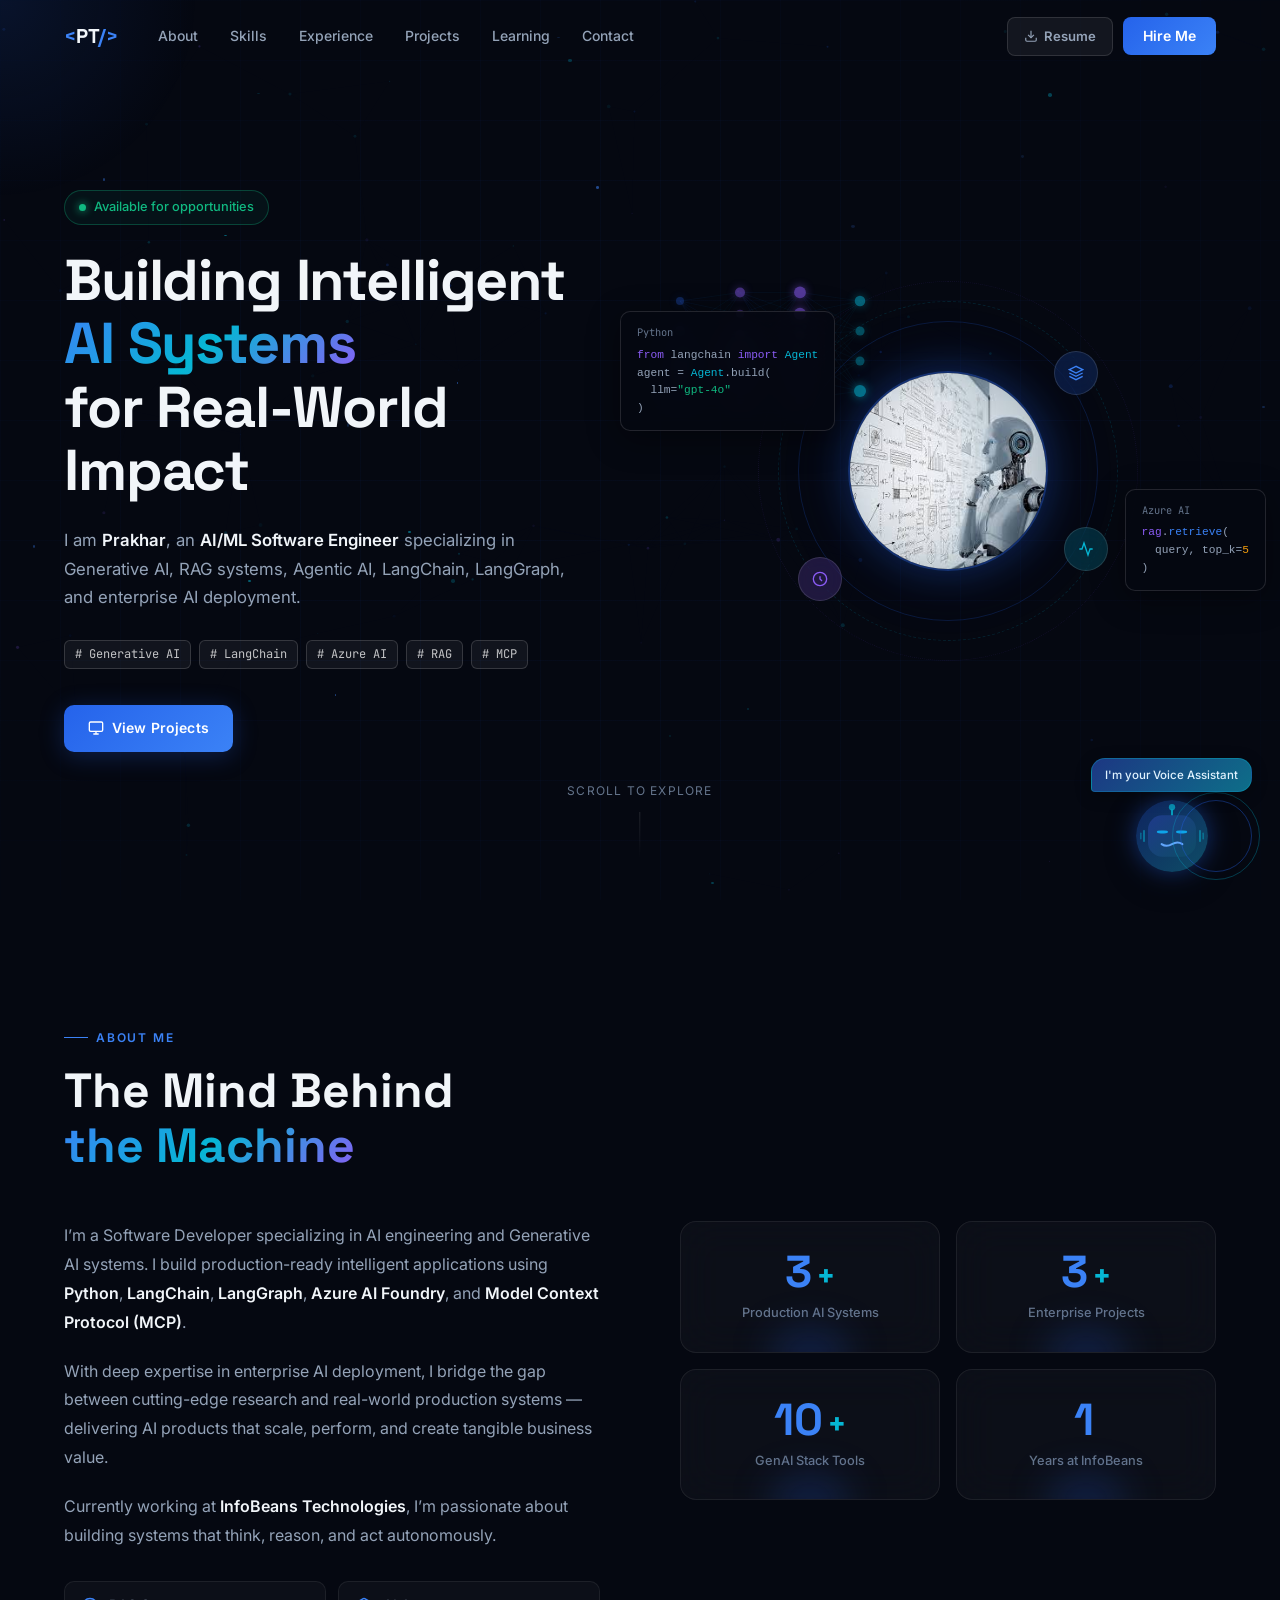
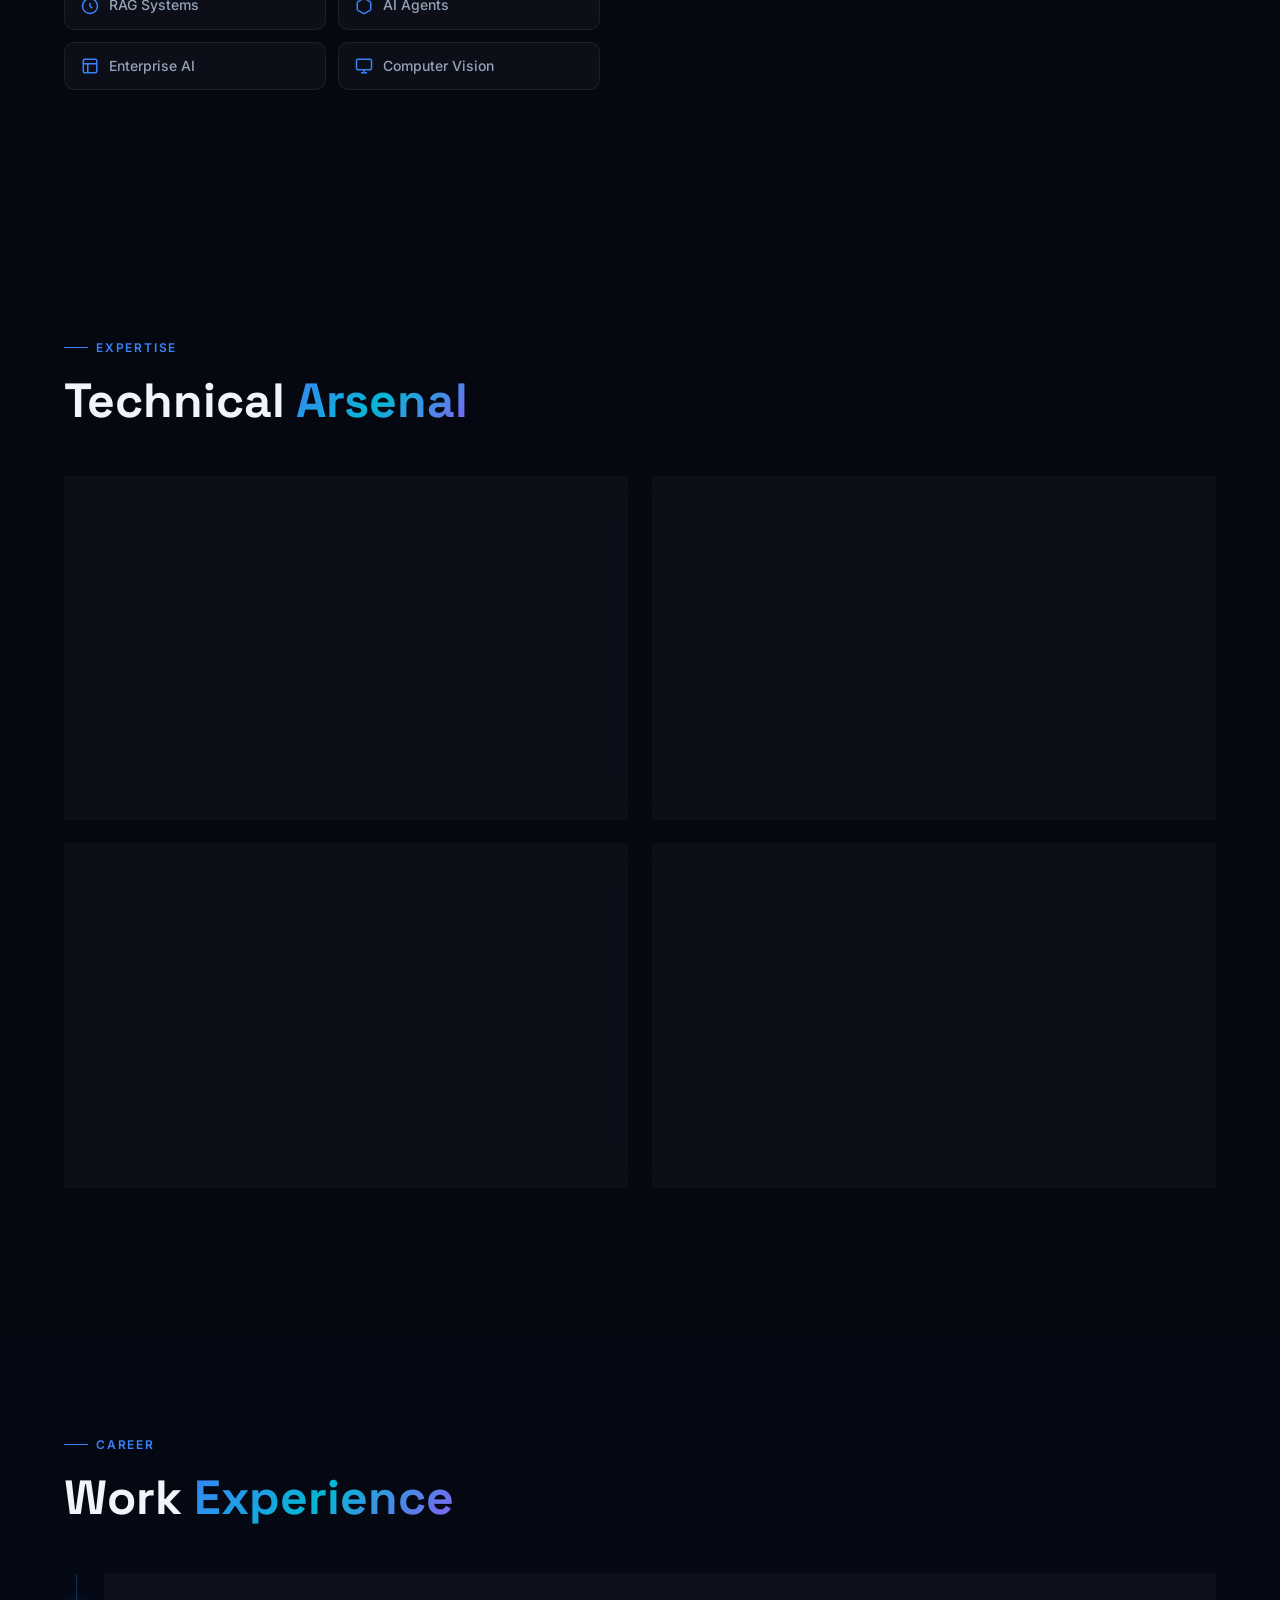
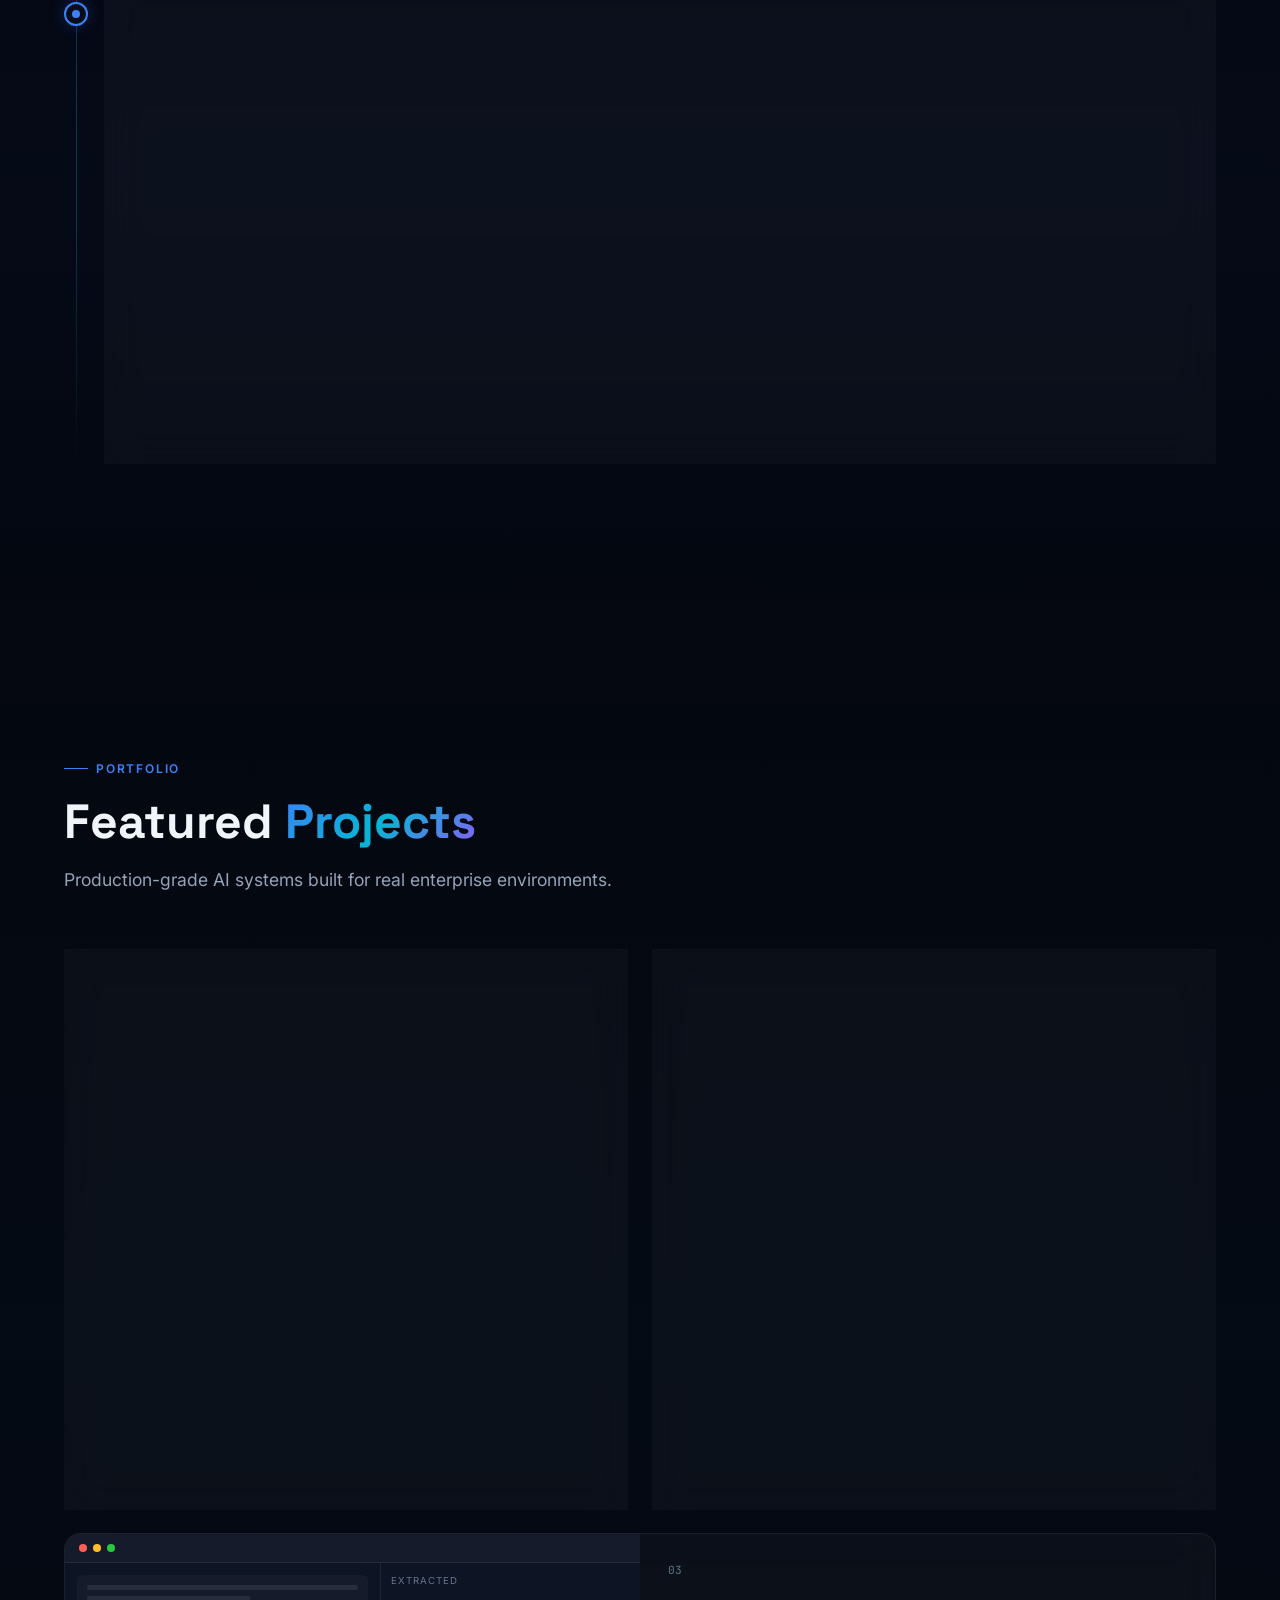
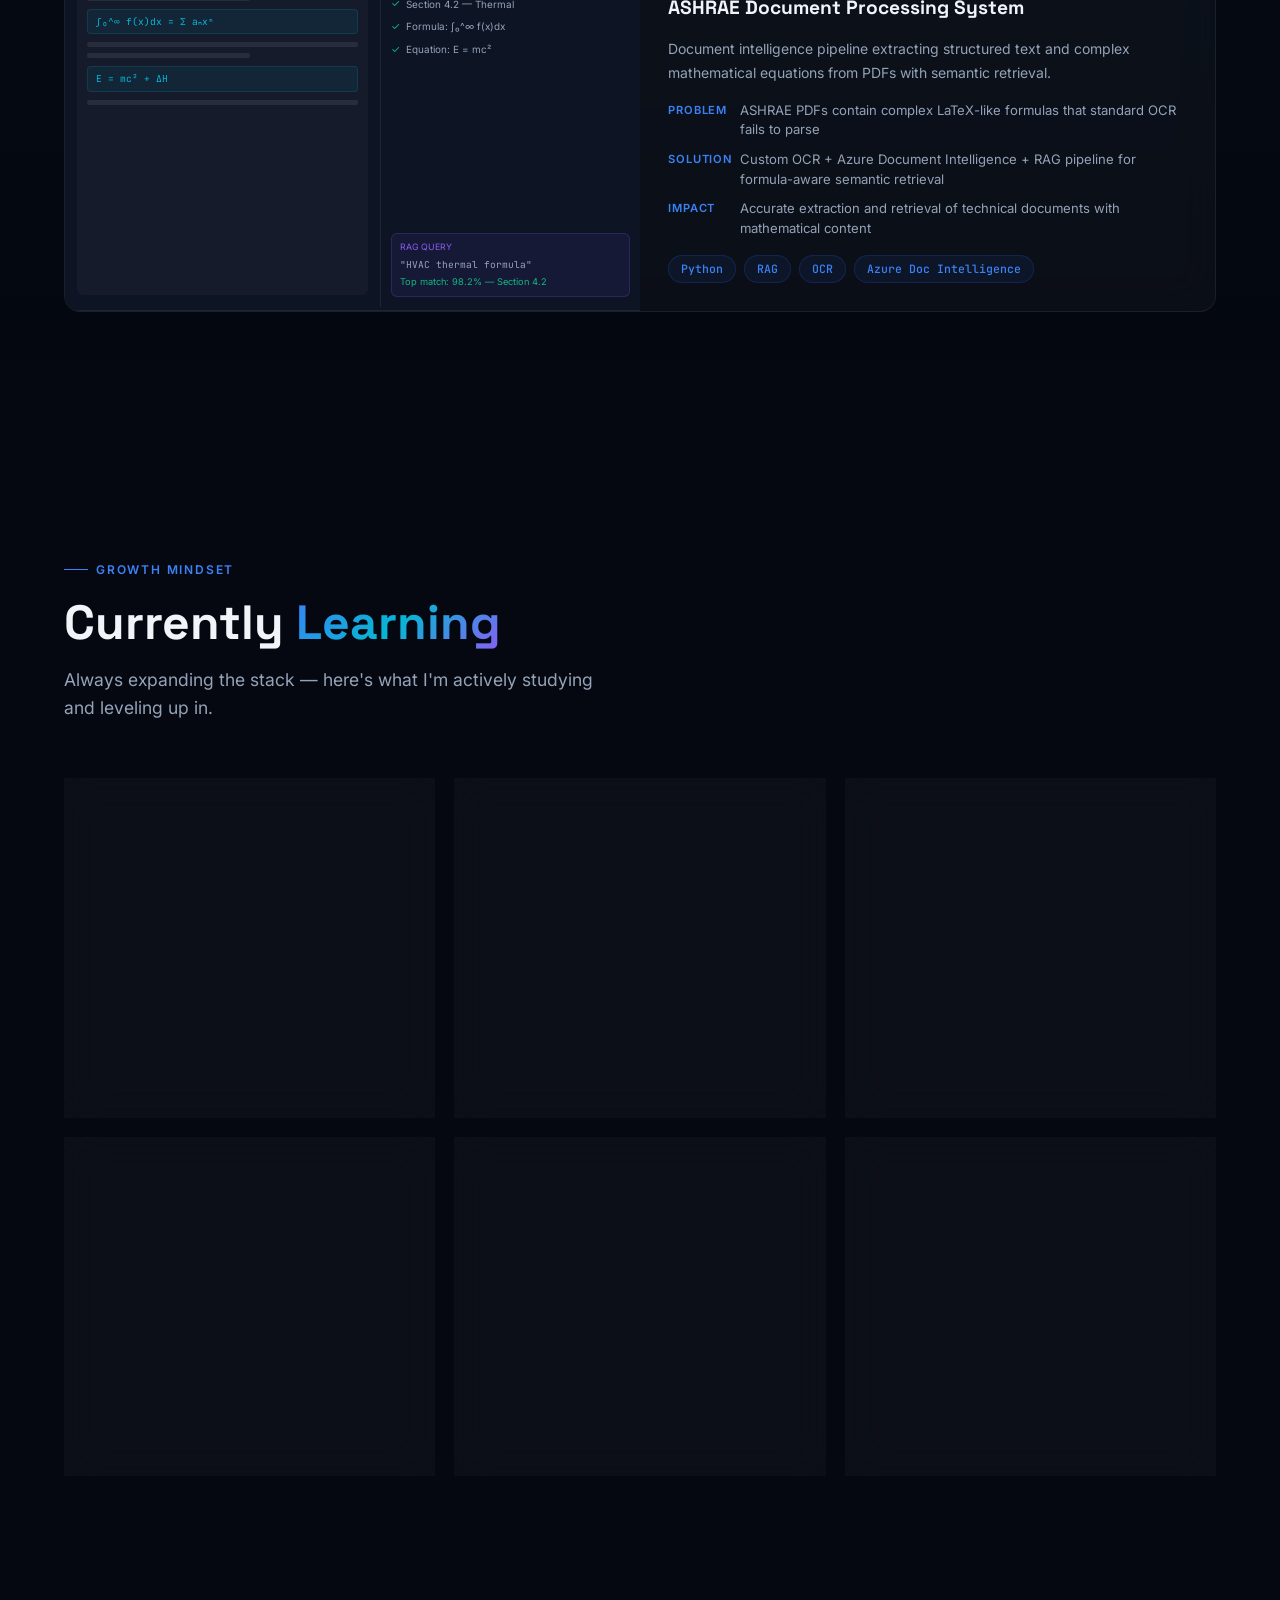
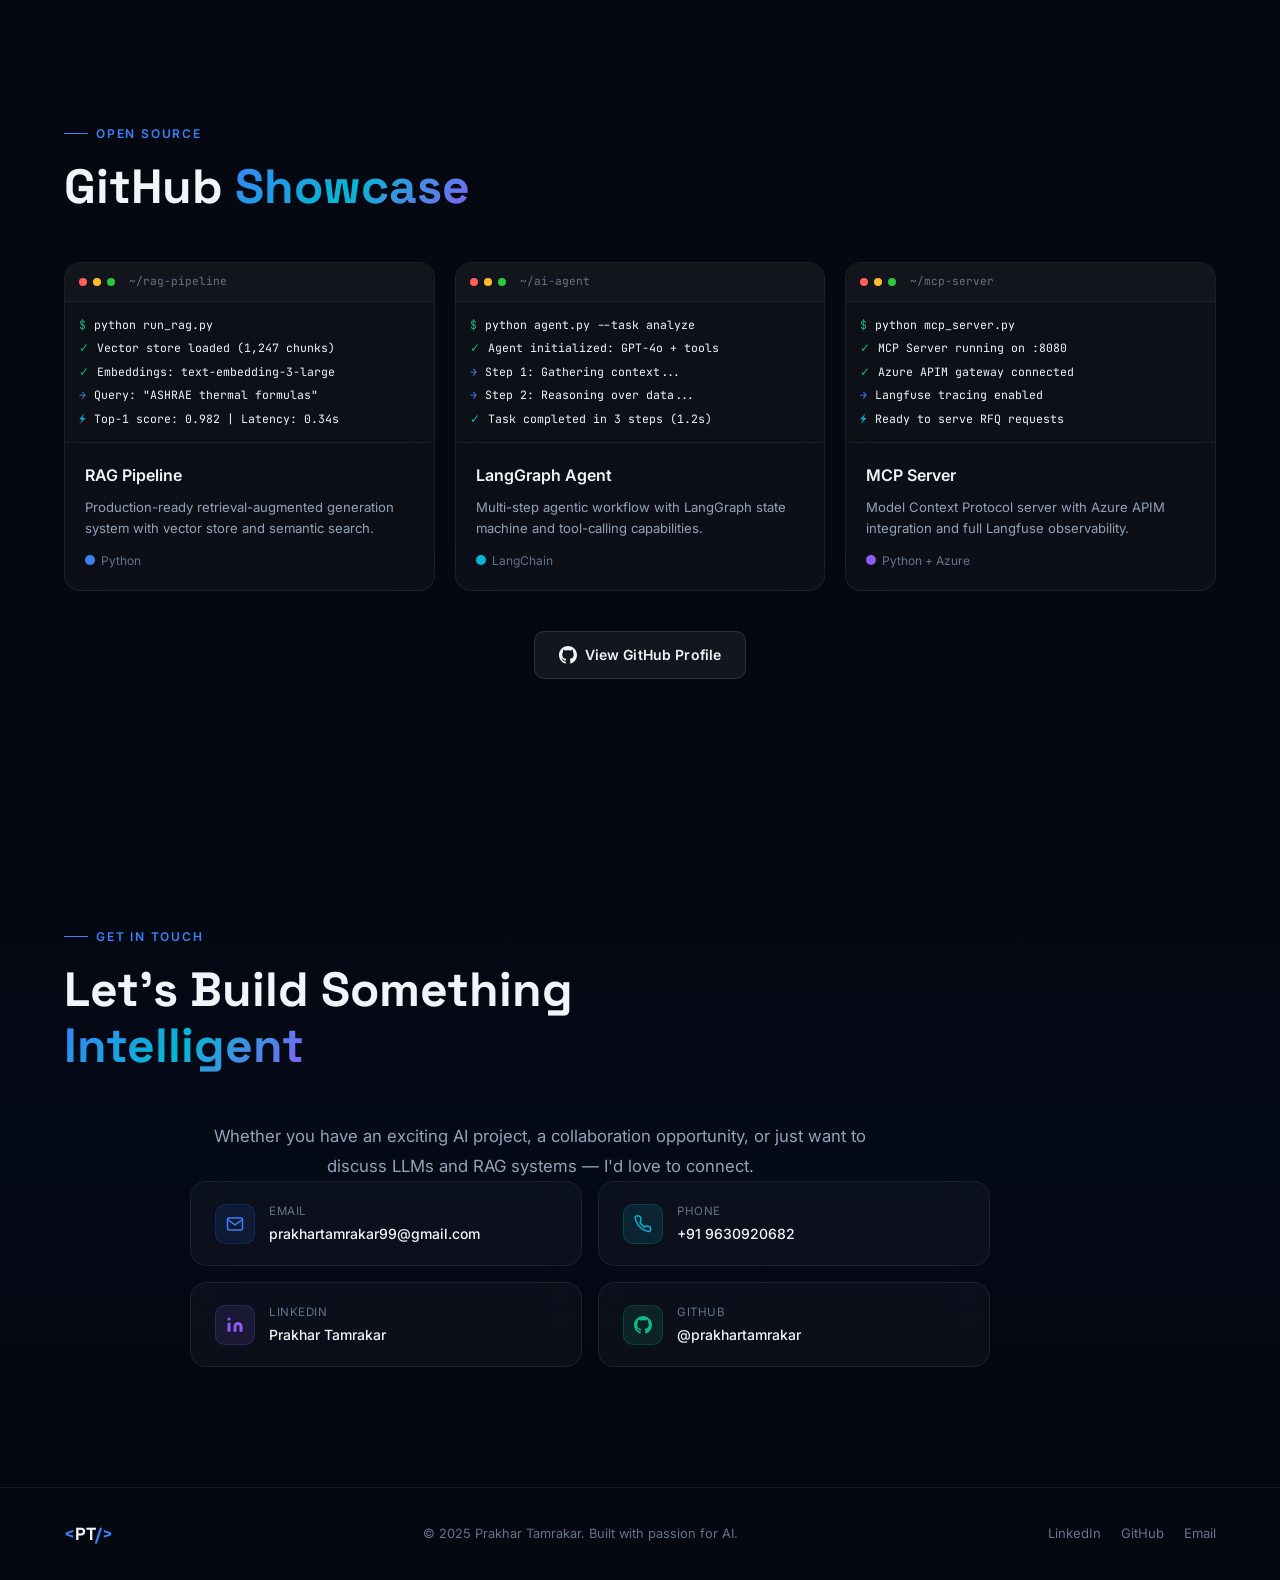
<file: Portfolio/frontend/index.html>
<!DOCTYPE html>
<html lang="en">
<head>
  <meta charset="UTF-8" />
  <meta name="viewport" content="width=device-width, initial-scale=1.0" />
  <title>Prakhar Tamrakar — AI/ML Software Engineer</title>
  <link rel="preconnect" href="https://fonts.googleapis.com" />
  <link rel="preconnect" href="https://fonts.gstatic.com" crossorigin />
  <link href="https://fonts.googleapis.com/css2?family=Inter:wght@300;400;500;600;700;800;900&family=Space+Grotesk:wght@400;500;600;700&family=JetBrains+Mono:wght@400;500;600&display=swap" rel="stylesheet" />
  <link rel="stylesheet" href="style.css" />
</head>
<body>
  <canvas id="bg-canvas"></canvas>
  <div class="cursor-glow" id="cursor-glow"></div>

  <!-- NAV -->
  <nav class="nav" id="nav">
    <div class="nav-inner">
      <a href="#hero" class="nav-logo"><span class="logo-bracket">&lt;</span>PT<span class="logo-bracket">/&gt;</span></a>
      <ul class="nav-links">
        <li><a href="#about">About</a></li>
        <li><a href="#skills">Skills</a></li>
        <li><a href="#experience">Experience</a></li>
        <li><a href="#projects">Projects</a></li>
        <li><a href="#learning">Learning</a></li>
        <li><a href="#contact">Contact</a></li>
      </ul>
      <div class="nav-actions">
        
        <a href="./public/images/Prakhar_Resume_.pdf" class="nav-resume" download>
          <svg width="14" height="14" viewBox="0 0 24 24" fill="none" stroke="currentColor" stroke-width="2">
            <path d="M21 15v4a2 2 0 0 1-2 2H5a2 2 0 0 1-2-2v-4"/>
            <polyline points="7 10 12 15 17 10"/>
            <line x1="12" y1="15" x2="12" y2="3"/>
          </svg>
          Resume
        </a>
        <a href="#contact" class="nav-cta">Hire Me</a>
      </div>
      <button class="nav-burger" id="nav-burger" aria-label="Menu">
        <span></span><span></span><span></span>
      </button>
    </div>
    <div class="nav-mobile" id="nav-mobile">
      <ul>
        <li><a href="#about">About</a></li>
        <li><a href="#skills">Skills</a></li>
        <li><a href="#experience">Experience</a></li>
        <li><a href="#projects">Projects</a></li>
        <li><a href="#learning">Learning</a></li>
        <li><a href="#contact">Contact</a></li>
      </ul>
    </div>
  </nav>

  <!-- HERO -->
  <section class="hero" id="hero">
    <div class="hero-grid-overlay"></div>
    <div class="hero-particles" id="hero-particles"></div>
    <div class="hero-inner">
      <div class="hero-content" data-reveal>
        <div class="hero-badge"><span class="badge-dot"></span>Available for opportunities</div>
        <h1 class="hero-heading">
          Building Intelligent<br/>
          <span class="gradient-text">AI Systems</span><br/>
          for Real-World Impact
        </h1>
        <p class="hero-sub">
          I am <strong>Prakhar</strong>, an <strong>AI/ML Software Engineer</strong> specializing in Generative AI, RAG systems, Agentic AI, LangChain, LangGraph, and enterprise AI deployment.
        </p>
        <div class="hero-tags">
          <span class="tag"># Generative AI</span>
          <span class="tag"># LangChain</span>
          <span class="tag"># Azure AI</span>
          <span class="tag"># RAG</span>
          <span class="tag"># MCP</span>
        </div>
        <div class="hero-actions">
          <a href="#projects" class="btn btn-primary">
            <svg width="16" height="16" viewBox="0 0 24 24" fill="none" stroke="currentColor" stroke-width="2"><rect x="2" y="3" width="20" height="14" rx="2"/><path d="M8 21h8M12 17v4"/></svg>
            View Projects
          </a>
        </div>
      </div>

      <div class="hero-visual" data-reveal data-delay="200">
        <div class="avatar-container">
          <div class="avatar-ring ring-1"></div>
          <div class="avatar-ring ring-2"></div>
          <div class="avatar-ring ring-3"></div>
          <div class="avatar-core">
            <img src="public/images/images.jpg" alt="Prakhar Tamrakar" class="avatar-img" onerror="this.style.display='none';this.parentElement.querySelector('.avatar-initials').style.display='flex'" />
            <div class="avatar-initials">PT</div>
          </div>
          <div class="avatar-orbs">
            <div class="orb orb-1">
              <svg width="16" height="16" viewBox="0 0 24 24" fill="none" stroke="currentColor" stroke-width="2"><path d="M12 2L2 7l10 5 10-5-10-5zM2 17l10 5 10-5M2 12l10 5 10-5"/></svg>
            </div>
            <div class="orb orb-2">
              <svg width="16" height="16" viewBox="0 0 24 24" fill="none" stroke="currentColor" stroke-width="2"><polyline points="22 12 18 12 15 21 9 3 6 12 2 12"/></svg>
            </div>
            <div class="orb orb-3">
              <svg width="16" height="16" viewBox="0 0 24 24" fill="none" stroke="currentColor" stroke-width="2"><circle cx="12" cy="12" r="10"/><path d="M12 8v4l3 3"/></svg>
            </div>
          </div>
        </div>
        <div class="code-float code-float-1">
          <span class="cf-lang">Python</span>
          <pre><span class="cf-kw">from</span> langchain <span class="cf-kw">import</span> <span class="cf-cls">Agent</span>
agent = <span class="cf-cls">Agent</span>.build(
  llm=<span class="cf-str">"gpt-4o"</span>
)</pre>
        </div>
        <div class="code-float code-float-2">
          <span class="cf-lang">Azure AI</span>
          <pre><span class="cf-kw">rag</span>.<span class="cf-fn">retrieve</span>(
  query, top_k=<span class="cf-num">5</span>
)</pre>
        </div>
        <canvas class="neural-canvas" id="neural-canvas"></canvas>
      </div>
    </div>
    <div class="hero-scroll-hint"><span>Scroll to explore</span><div class="scroll-line"></div></div>
  </section>

  <!-- ABOUT -->
  <section class="about section" id="about">
    <div class="container">
      <div class="section-label" data-reveal>About Me</div>
      <h2 class="section-heading" data-reveal>The Mind Behind<br/><span class="gradient-text">the Machine</span></h2>
      <div class="about-grid">
        <div class="about-text" data-reveal>
          <p>I’m a Software Developer specializing in AI engineering and Generative AI systems. I build production-ready intelligent applications using <strong>Python</strong>, <strong>LangChain</strong>, <strong>LangGraph</strong>, <strong>Azure AI Foundry</strong>, and <strong>Model Context Protocol (MCP)</strong>.</p>

          <p>With deep expertise in enterprise AI deployment, I bridge the gap between cutting-edge research and real-world production systems — delivering AI products that scale, perform, and create tangible business value.</p>

          <p>Currently working at <strong>InfoBeans Technologies</strong>, I’m passionate about building systems that think, reason, and act autonomously.</p>

        <div class="about-pillars">
            <div class="pillar">
              <svg width="18" height="18" viewBox="0 0 24 24" fill="none" stroke="currentColor" stroke-width="2"><circle cx="12" cy="12" r="10"/><path d="M12 8v4l3 3"/></svg>
              <span>RAG Systems</span>
            </div>
            <div class="pillar">
              <svg width="18" height="18" viewBox="0 0 24 24" fill="none" stroke="currentColor" stroke-width="2"><path d="M21 16V8a2 2 0 0 0-1-1.73l-7-4a2 2 0 0 0-2 0l-7 4A2 2 0 0 0 3 8v8a2 2 0 0 0 1 1.73l7 4a2 2 0 0 0 2 0l7-4A2 2 0 0 0 21 16z"/></svg>
              <span>AI Agents</span>
            </div>
            <div class="pillar">
              <svg width="18" height="18" viewBox="0 0 24 24" fill="none" stroke="currentColor" stroke-width="2"><rect x="3" y="3" width="18" height="18" rx="2"/><path d="M3 9h18M9 21V9"/></svg>
              <span>Enterprise AI</span>
            </div>
            <div class="pillar">
              <svg width="18" height="18" viewBox="0 0 24 24" fill="none" stroke="currentColor" stroke-width="2"><rect x="2" y="3" width="20" height="14" rx="2"/><path d="M8 21h8M12 17v4"/></svg>
              <span>Computer Vision</span>
            </div>
          </div>
        </div>
        <div class="about-stats" data-reveal data-delay="200">
          <div class="stat-card glass-card">
            <div class="stat-number" data-count="3">0</div>
            <div class="stat-plus">+</div>
            <div class="stat-label">Production AI Systems</div>
            <div class="stat-glow"></div>
          </div>
          <div class="stat-card glass-card">
            <div class="stat-number" data-count="3">0</div>
            <div class="stat-plus">+</div>
            <div class="stat-label">Enterprise Projects</div>
            <div class="stat-glow"></div>
          </div>
          <div class="stat-card glass-card">
            <div class="stat-number" data-count="10">0</div>
            <div class="stat-plus">+</div>
            <div class="stat-label">GenAI Stack Tools</div>
            <div class="stat-glow"></div>
          </div>
          <div class="stat-card glass-card">
            <div class="stat-number" data-count="1.5">0</div>
            <div class="stat-plus"></div>
            <div class="stat-label">Years at InfoBeans</div>
            <div class="stat-glow"></div>
          </div>
        </div>
      </div>
    </div>
  </section>

  <!-- SKILLS -->
  <section class="skills section" id="skills">
    <div class="container">
      <div class="section-label" data-reveal>Expertise</div>
      <h2 class="section-heading" data-reveal>Technical <span class="gradient-text">Arsenal</span></h2>
      <div class="skills-grid">

        <div class="skill-category glass-card" data-reveal>
          <div class="skill-cat-header">
            <div class="skill-cat-icon">
              <svg width="20" height="20" viewBox="0 0 24 24" fill="none" stroke="currentColor" stroke-width="2"><circle cx="12" cy="12" r="3"/><path d="M12 1v4M12 19v4M4.22 4.22l2.83 2.83M16.95 16.95l2.83 2.83M1 12h4M19 12h4M4.22 19.78l2.83-2.83M16.95 7.05l2.83-2.83"/></svg>
            </div>
            <h3>AI / ML</h3>
          </div>
          <div class="skill-items">
            <div class="skill-item"><div class="skill-top"><span>Python</span><span class="skill-pct">95%</span></div><div class="skill-bar"><div class="skill-fill" data-width="95"></div></div></div>
            <div class="skill-item"><div class="skill-top"><span>TensorFlow</span><span class="skill-pct">78%</span></div><div class="skill-bar"><div class="skill-fill" data-width="78"></div></div></div>
            <div class="skill-item"><div class="skill-top"><span>OpenCV</span><span class="skill-pct">80%</span></div><div class="skill-bar"><div class="skill-fill" data-width="80"></div></div></div>
            <div class="skill-item"><div class="skill-top"><span>Knowledge Graph</span><span class="skill-pct">72%</span></div><div class="skill-bar"><div class="skill-fill" data-width="72"></div></div></div>
          </div>
          <div class="cat-badge-row">
            <span class="cat-badge">Model Finetuning</span><span class="cat-badge">TensorFlow</span><span class="cat-badge">OpenCV</span>
          </div>
        </div>

        <div class="skill-category glass-card" data-reveal data-delay="100">
          <div class="skill-cat-header">
            <div class="skill-cat-icon icon-cyan">
              <svg width="20" height="20" viewBox="0 0 24 24" fill="none" stroke="currentColor" stroke-width="2"><path d="M21 16V8a2 2 0 0 0-1-1.73l-7-4a2 2 0 0 0-2 0l-7 4A2 2 0 0 0 3 8v8a2 2 0 0 0 1 1.73l7 4a2 2 0 0 0 2 0l7-4A2 2 0 0 0 21 16z"/></svg>
            </div>
            <h3>Generative AI</h3>
          </div>
          <div class="skill-items">
            <div class="skill-item"><div class="skill-top"><span>LangChain</span><span class="skill-pct">92%</span></div><div class="skill-bar"><div class="skill-fill cyan-fill" data-width="92"></div></div></div>
            <div class="skill-item"><div class="skill-top"><span>LangGraph</span><span class="skill-pct">88%</span></div><div class="skill-bar"><div class="skill-fill cyan-fill" data-width="88"></div></div></div>
            <div class="skill-item"><div class="skill-top"><span>RAG Systems</span><span class="skill-pct">95%</span></div><div class="skill-bar"><div class="skill-fill cyan-fill" data-width="90"></div></div></div>
            <div class="skill-item"><div class="skill-top"><span>MCP</span><span class="skill-pct">85%</span></div><div class="skill-bar"><div class="skill-fill cyan-fill" data-width="85"></div></div></div>
          </div>
          <div class="cat-badge-row">
            <span class="cat-badge badge-cyan">RAG</span><span class="cat-badge badge-cyan">Prompt Eng.</span><span class="cat-badge badge-cyan">Agents</span>
          </div>
        </div>

        <div class="skill-category glass-card" data-reveal data-delay="200">
          <div class="skill-cat-header">
            <div class="skill-cat-icon icon-purple">
              <svg width="20" height="20" viewBox="0 0 24 24" fill="none" stroke="currentColor" stroke-width="2"><path d="M18 10h-1.26A8 8 0 1 0 9 20h9a5 5 0 0 0 0-10z"/></svg>
            </div>
            <h3>Cloud / DevOps</h3>
          </div>
          <div class="skill-items">
            <div class="skill-item"><div class="skill-top"><span>Azure</span><span class="skill-pct">88%</span></div><div class="skill-bar"><div class="skill-fill purple-fill" data-width="88"></div></div></div>
            <div class="skill-item"><div class="skill-top"><span>Azure APIM</span><span class="skill-pct">82%</span></div><div class="skill-bar"><div class="skill-fill purple-fill" data-width="82"></div></div></div>
            <div class="skill-item"><div class="skill-top"><span>Azure AI Foundry</span><span class="skill-pct">78%</span></div><div class="skill-bar"><div class="skill-fill purple-fill" data-width="78"></div></div></div>
            <div class="skill-item"><div class="skill-top"><span>Azure Monitoring & Observability</span><span class="skill-pct">80%</span></div><div class="skill-bar"><div class="skill-fill purple-fill" data-width="80"></div></div></div>
          </div>
          <div class="cat-badge-row">
            <span class="cat-badge badge-purple">Azure</span><span class="cat-badge badge-purple">MLflow</span><span class="cat-badge badge-purple">Langfuse</span>
          </div>
        </div>

        <div class="skill-category glass-card" data-reveal data-delay="300">
          <div class="skill-cat-header">
            <div class="skill-cat-icon icon-green">
              <svg width="20" height="20" viewBox="0 0 24 24" fill="none" stroke="currentColor" stroke-width="2"><ellipse cx="12" cy="5" rx="9" ry="3"/><path d="M21 12c0 1.66-4 3-9 3s-9-1.34-9-3"/><path d="M3 5v14c0 1.66 4 3 9 3s9-1.34 9-3V5"/></svg>
            </div>
            <h3>Backend / Databases</h3>
          </div>
          <div class="skill-items">
            <div class="skill-item"><div class="skill-top"><span>Python</span><span class="skill-pct">85%</span></div><div class="skill-bar"><div class="skill-fill green-fill" data-width="85"></div></div></div>
            <div class="skill-item"><div class="skill-top"><span>Fastapi/Flask</span><span class="skill-pct">80%</span></div><div class="skill-bar"><div class="skill-fill green-fill" data-width="80"></div></div></div>
            <div class="skill-item"><div class="skill-top"><span>Java</span><span class="skill-pct">75%</span></div><div class="skill-bar"><div class="skill-fill green-fill" data-width="75"></div></div></div>
            <div class="skill-item"><div class="skill-top"><span>MySql</span><span class="skill-pct">82%</span></div><div class="skill-bar"><div class="skill-fill green-fill" data-width="82"></div></div></div>
          </div>
          <div class="cat-badge-row">
            <span class="cat-badge badge-green">REST APIs</span><span class="cat-badge badge-green">MySQL</span><span class="cat-badge badge-green">OCR</span>
          </div>
        </div>

      </div>
    </div>
  </section>

  <!-- EXPERIENCE -->
  <section class="experience section" id="experience">
    <div class="container">
      <div class="section-label" data-reveal>Career</div>
      <h2 class="section-heading" data-reveal>Work <span class="gradient-text">Experience</span></h2>
      <div class="timeline">
        <div class="timeline-line"></div>
        <div class="timeline-item" data-reveal>
          <div class="timeline-dot"><div class="dot-inner"></div></div>
          <div class="timeline-card glass-card">
            <div class="tc-header">
              <div>
                <div class="tc-role">Trainee Software Engineer</div>
                <div class="tc-company">InfoBeans Technologies</div>
              </div>
              <div class="tc-meta">
                <div class="tc-duration">Jan 2025 – Present</div>
                <div class="tc-badge active-badge">Active</div>
              </div>
            </div>
            <ul class="tc-list">
              <li>Built and deployed AI-powered production systems at enterprise scale</li>
              <li>Developed enterprise applications using <strong>LangChain</strong> and <strong>LangGraph</strong></li>
              <li>Integrated Azure AI Agents into production-grade applications.</li>
              <li>Integrated Azure AI Foundry with enterprise APIs and managed identity</li>
              <li>Implemented AI observability using <strong>Langfuse</strong> for end-to-end tracing</li>
              <li>Built agentic AI workflows capable of autonomous multi-step reasoning</li>
               <li>Built multi agent workflows (Multi Agent Orchestration)</li>
              <li>Developed computer vision systems with <strong>OpenCV</strong> and TensorFlow</li>
              <li>Built RAG-based document intelligence systems with Azure Document Intelligence</li>
            </ul>
            <div class="tc-tags">
              <span>LangChain</span><span>LangGraph</span><span>Azure AI</span><span>RAG</span><span>MCP</span><span>AI Agents</span><span>Knowledge Graph</span><span>RAG Evaluation</span><span>LLM Monitoring & Tracing</span>
            </div>
          </div>
        </div>
      </div>
    </div>
  </section>

  <!-- PROJECTS -->
  <section class="projects section" id="projects">
    <div class="container">
      <div class="section-label" data-reveal>Portfolio</div>
      <h2 class="section-heading" data-reveal>Featured <span class="gradient-text">Projects</span></h2>
      <p class="section-sub" data-reveal>Production-grade AI systems built for real enterprise environments.</p>
      <div class="projects-grid">

        <div class="project-card glass-card tilt-card" data-reveal>
          <div class="project-mock mock-dashboard">
            <div class="mock-bar"><span></span><span></span><span></span></div>
            <div class="mock-content">
              <div class="mock-sidebar">
                <div class="mock-line"></div><div class="mock-line short"></div>
                <div class="mock-line"></div><div class="mock-line short"></div><div class="mock-line"></div>
              </div>
              <div class="mock-main">
                <div class="mock-header-block">
                  <div class="mock-pill blue"></div>
                  <div class="mock-pill small"></div>
                </div>
                <div class="mock-chart">
                  <div class="chart-bar" style="height:40%"></div>
                  <div class="chart-bar" style="height:70%"></div>
                  <div class="chart-bar" style="height:55%"></div>
                  <div class="chart-bar" style="height:90%"></div>
                  <div class="chart-bar" style="height:65%"></div>
                  <div class="chart-bar" style="height:80%"></div>
                </div>
                <div class="mock-cards-row">
                  <div class="mock-mini-card"></div>
                  <div class="mock-mini-card"></div>
                  <div class="mock-mini-card"></div>
                </div>
              </div>
            </div>
          </div>
          <div class="project-body">
            <div class="project-num">01</div>
            <h3 class="project-title">CSA RFQ System</h3>
            <p class="project-desc">Enterprise-grade RFQ AI system using Model Context Protocol architecture with scalable Azure deployment and distributed tracing.</p>
            <div class="project-details">
              <div class="project-detail"><div class="detail-label">Problem</div><div class="detail-text">Manual RFQ processing bottlenecks costing enterprise hours per quote cycle</div></div>
              <div class="project-detail"><div class="detail-label">Solution</div><div class="detail-text">MCP client-server AI architecture with Azure APIM for secure, scalable automation</div></div>
              <div class="project-detail"><div class="detail-label">Impact</div><div class="detail-text">Production deployment with full observability and distributed tracing</div></div>
            </div>
            <div class="project-stack">
              <span class="stack-tag">MCP</span><span class="stack-tag">Azure AI Foundry</span><span class="stack-tag">Azure APIM</span><span class="stack-tag">Python</span>
            </div>
          </div>
          <div class="project-hover-glow"></div>
        </div>

        <div class="project-card glass-card tilt-card" data-reveal data-delay="150">
          <div class="project-mock mock-ai">
            <div class="mock-bar"><span></span><span></span><span></span></div>
            <div class="mock-content ai-content">
              <div class="ai-interface">
                <div class="ai-msg ai-msg-user">What are our Q4 projections?</div>
                <div class="ai-msg ai-msg-bot-text">Based on current data analysis, Q4 growth is projected at 23% with key drivers being AI adoption and platform expansion...</div>
                <div class="ai-metrics-row">
                  <div class="ai-metric"><div class="am-val">+23%</div><div class="am-lbl">Growth</div></div>
                  <div class="ai-metric"><div class="am-val">94%</div><div class="am-lbl">Accuracy</div></div>
                  <div class="ai-metric"><div class="am-val">0.8s</div><div class="am-lbl">Latency</div></div>
                </div>
              </div>
            </div>
          </div>
          <div class="project-body">
            <div class="project-num">02</div>
            <h3 class="project-title">InfoBeans AI Homepage</h3>
            <p class="project-desc">AI-powered internal homepage with optimized prompt engineering and model experimentation tracking via MLflow.</p>
            <div class="project-details">
              <div class="project-detail"><div class="detail-label">Problem</div><div class="detail-text">Inconsistent AI responses with no visibility into model performance across experiments</div></div>
              <div class="project-detail"><div class="detail-label">Solution</div><div class="detail-text">LangChain-powered AI workflows with MLflow experiment tracking and prompt optimization</div></div>
              <div class="project-detail"><div class="detail-label">Impact</div><div class="detail-text">Repeatable AI outputs with full audit trail across all experiments</div></div>
            </div>
            <div class="project-stack">
              <span class="stack-tag">LangChain</span><span class="stack-tag">Python</span><span class="stack-tag">MLflow</span>
            </div>
          </div>
          <div class="project-hover-glow"></div>
        </div>

        <div class="project-card project-card-wide glass-card tilt-card" data-reveal data-delay="300">
          <div class="project-mock mock-doc">
            <div class="mock-bar"><span></span><span></span><span></span></div>
            <div class="mock-content doc-content">
              <div class="doc-left">
                <div class="doc-page">
                  <div class="doc-line"></div><div class="doc-line short"></div>
                  <div class="doc-formula">∫₀^∞ f(x)dx = Σ aₙxⁿ</div>
                  <div class="doc-line"></div><div class="doc-line short"></div>
                  <div class="doc-formula">E = mc² + ΔH</div>
                  <div class="doc-line"></div>
                </div>
              </div>
              <div class="doc-right">
                <div class="doc-extract-label">Extracted</div>
                <div class="doc-extract-item"><span class="dei-icon">✓</span><span>Section 4.2 — Thermal</span></div>
                <div class="doc-extract-item"><span class="dei-icon">✓</span><span>Formula: ∫₀^∞ f(x)dx</span></div>
                <div class="doc-extract-item"><span class="dei-icon">✓</span><span>Equation: E = mc²</span></div>
                <div class="doc-rag">
                  <div class="doc-rag-label">RAG Query</div>
                  <div class="doc-rag-input">"HVAC thermal formula"</div>
                  <div class="doc-rag-result">Top match: 98.2% — Section 4.2</div>
                </div>
              </div>
            </div>
          </div>
          <div class="project-body">
            <div class="project-num">03</div>
            <h3 class="project-title">ASHRAE Document Processing System</h3>
            <p class="project-desc">Document intelligence pipeline extracting structured text and complex mathematical equations from PDFs with semantic retrieval.</p>
            <div class="project-details">
              <div class="project-detail"><div class="detail-label">Problem</div><div class="detail-text">ASHRAE PDFs contain complex LaTeX-like formulas that standard OCR fails to parse</div></div>
              <div class="project-detail"><div class="detail-label">Solution</div><div class="detail-text">Custom OCR + Azure Document Intelligence + RAG pipeline for formula-aware semantic retrieval</div></div>
              <div class="project-detail"><div class="detail-label">Impact</div><div class="detail-text">Accurate extraction and retrieval of technical documents with mathematical content</div></div>
            </div>
            <div class="project-stack">
              <span class="stack-tag">Python</span><span class="stack-tag">RAG</span><span class="stack-tag">OCR</span><span class="stack-tag">Azure Doc Intelligence</span>
            </div>
          </div>
          <div class="project-hover-glow"></div>
        </div>

      </div>
    </div>
  </section>

  <!-- CURRENTLY LEARNING -->
  <section class="learning section" id="learning">
    <div class="container">
      <div class="section-label" data-reveal>Growth Mindset</div>
      <h2 class="section-heading" data-reveal>Currently <span class="gradient-text">Learning</span></h2>
      <p class="section-sub" data-reveal>Always expanding the stack — here's what I'm actively studying and leveling up in.</p>
      
      <div class="learn-grid">
        <!-- AWS Cloud -->
        <div class="learn-card glass-card" data-reveal>
          <div class="learn-card-top">
            <div class="learn-icon" style="--icon-color:#f59e0b;--icon-bg:rgba(245,158,11,0.12);--icon-border:rgba(245,158,11,0.2);">
              <svg width="22" height="22" viewBox="0 0 24 24" fill="none" stroke="currentColor" stroke-width="2">
                <path d="M18 10h-1.26A8 8 0 1 0 9 20h9a5 5 0 0 0 0-10z"/>
              </svg>
            </div>
            <div class="learn-status in-progress">Exploring</div>
          </div>
          <h3 class="learn-title">AWS Cloud</h3>
          <p class="learn-desc">Diving into AWS fundamentals — EC2, S3, Lambda, API Gateway, and building scalable cloud infrastructure.</p>
          <div class="learn-topics">
            <span>EC2 & VPC</span>
            <span>S3 & IAM</span>
            <span>Lambda</span>
            <span>SageMaker</span>
          </div>
          <div class="learn-progress-wrap">
            <div class="learn-progress-label"><span>Progress</span><span>10%</span></div>
            <div class="learn-bar">
              <div class="learn-bar-fill" data-width="10" style="--bar-color:linear-gradient(90deg,#f59e0b,#fbbf24)"></div>
            </div>
          </div>
        </div>

        <!-- LLMOps -->
        <div class="learn-card glass-card" data-reveal data-delay="100">
          <div class="learn-card-top">
            <div class="learn-icon" style="--icon-color:#06b6d4;--icon-bg:rgba(6,182,212,0.12);--icon-border:rgba(6,182,212,0.2);">
              <svg width="22" height="22" viewBox="0 0 24 24" fill="none" stroke="currentColor" stroke-width="2">
                <rect x="2" y="3" width="20" height="14" rx="2"/>
                <path d="M8 21h8M12 17v4"/>
              </svg>
            </div>
            <div class="learn-status in-progress">Studying</div>
          </div>
          <h3 class="learn-title">LLMOps</h3>
          <p class="learn-desc">Mastering LLM deployment, monitoring, prompt versioning, and production-grade AI observability.</p>
          <div class="learn-topics">
            <span>Langfuse</span>
            <span>Prompt Versioning</span>
            <span>LLM Tracing</span>
            <span>Evaluation</span>
          </div>
          <div class="learn-progress-wrap">
            <div class="learn-progress-label"><span>Progress</span><span>10%</span></div>
            <div class="learn-bar">
              <div class="learn-bar-fill" data-width="10" style="--bar-color:linear-gradient(90deg,#06b6d4,#67e8f9)"></div>
            </div>
          </div>
        </div>

        <!-- MLOps -->
        <div class="learn-card glass-card" data-reveal data-delay="200">
          <div class="learn-card-top">
            <div class="learn-icon" style="--icon-color:#10b981;--icon-bg:rgba(16,185,129,0.12);--icon-border:rgba(16,185,129,0.2);">
              <svg width="22" height="22" viewBox="0 0 24 24" fill="none" stroke="currentColor" stroke-width="2">
                <circle cx="12" cy="12" r="3"/>
                <path d="M12 1v4M12 19v4M4.22 4.22l2.83 2.83M16.95 16.95l2.83 2.83M1 12h4M19 12h4M4.22 19.78l2.83-2.83M16.95 7.05l2.83-2.83"/>
              </svg>
            </div>
            <div class="learn-status studying">Studying</div>
          </div>
          <h3 class="learn-title">MLOps</h3>
          <p class="learn-desc">Building ML pipelines, model versioning, experiment tracking with MLflow, and continuous deployment.</p>
          <div class="learn-topics">
            <span>MLflow</span>
            <span>Model Registry</span>
            <span>CI/CD for ML</span>
            <span>Monitoring</span>
          </div>
          <div class="learn-progress-wrap">
            <div class="learn-progress-label"><span>Progress</span><span>45%</span></div>
            <div class="learn-bar">
              <div class="learn-bar-fill" data-width="45" style="--bar-color:linear-gradient(90deg,#10b981,#6ee7b7)"></div>
            </div>
          </div>
        </div>

        <!-- System Design -->
        <div class="learn-card glass-card" data-reveal data-delay="300">
          <div class="learn-card-top">
            <div class="learn-icon" style="--icon-color:#8b5cf6;--icon-bg:rgba(139,92,246,0.12);--icon-border:rgba(139,92,246,0.2);">
              <svg width="22" height="22" viewBox="0 0 24 24" fill="none" stroke="currentColor" stroke-width="2">
                <rect x="3" y="3" width="18" height="18" rx="2"/>
                <path d="M3 9h18M9 21V9"/>
              </svg>
            </div>
            <div class="learn-status exploring">Exploring</div>
          </div>
          <h3 class="learn-title">System Design</h3>
          <p class="learn-desc">Learning to architect scalable distributed systems, microservices, and high-performance applications.</p>
          <div class="learn-topics">
            <span>Microservices</span>
            <span>Load Balancing</span>
            <span>Caching</span>
            <span>Databases</span>
          </div>
          <div class="learn-progress-wrap">
            <div class="learn-progress-label"><span>Progress</span><span>10%</span></div>
            <div class="learn-bar">
              <div class="learn-bar-fill" data-width="10" style="--bar-color:linear-gradient(90deg,#8b5cf6,#c4b5fd)"></div>
            </div>
          </div>
        </div>

        <!-- Agentic Frameworks -->
        <div class="learn-card glass-card" data-reveal data-delay="150">
          <div class="learn-card-top">
            <div class="learn-icon" style="--icon-color:#2563eb;--icon-bg:rgba(37,99,235,0.12);--icon-border:rgba(37,99,235,0.2);">
              <svg width="22" height="22" viewBox="0 0 24 24" fill="none" stroke="currentColor" stroke-width="2">
                <path d="M21 16V8a2 2 0 0 0-1-1.73l-7-4a2 2 0 0 0-2 0l-7 4A2 2 0 0 0 3 8v8a2 2 0 0 0 1 1.73l7 4a2 2 0 0 0 2 0l7-4A2 2 0 0 0 21 16z"/>
              </svg>
            </div>
            <div class="learn-status in-progress">In Progress</div>
          </div>
          <h3 class="learn-title">Agentic Frameworks</h3>
          <p class="learn-desc">Deep-diving into CrewAI, AutoGen, and advanced multi-agent orchestration patterns.</p>
          <div class="learn-topics">
            <span>CrewAI</span>
            <span>AutoGen</span>
            <span>LangGraph</span>
            <span>Agent Protocols</span>
          </div>
          <div class="learn-progress-wrap">
            <div class="learn-progress-label"><span>Progress</span><span>45%</span></div>
            <div class="learn-bar">
              <div class="learn-bar-fill" data-width="45" style="--bar-color:linear-gradient(90deg,#2563eb,#3b82f6)"></div>
            </div>
          </div>
        </div>

        <!-- RAG Evaluation -->
        <div class="learn-card glass-card" data-reveal data-delay="250">
          <div class="learn-card-top">
            <div class="learn-icon" style="--icon-color:#ef4444;--icon-bg:rgba(239,68,68,0.12);--icon-border:rgba(239,68,68,0.2);">
              <svg width="22" height="22" viewBox="0 0 24 24" fill="none" stroke="currentColor" stroke-width="2">
                <ellipse cx="12" cy="5" rx="9" ry="3"/>
                <path d="M21 12c0 1.66-4 3-9 3s-9-1.34-9-3"/>
                <path d="M3 5v14c0 1.66 4 3 9 3s9-1.34 9-3V5"/>
              </svg>
            </div>
            <div class="learn-status studying">In Progress</div>
          </div>
          <h3 class="learn-title"> RAG Evaluation</h3>
          <p class="learn-desc">Exploring RAGAS, Uptrain, TRULens for the evalution of the RAG systems for more accuracy.</p>
          <div class="learn-topics">
            <span>RAGAS</span>
            <span>Uptrain</span>
            <span>TRULens</span>
            <span>DeepEval</span>
          </div>
          <div class="learn-progress-wrap">
            <div class="learn-progress-label"><span>Progress</span><span>50%</span></div>
            <div class="learn-bar">
              <div class="learn-bar-fill" data-width="50" style="--bar-color:linear-gradient(90deg,#ef4444,#f87171)"></div>
            </div>
          </div>
        </div>

      </div>
    </div>
  </section>

  <!-- GITHUB -->
  <section class="github section" id="github">
    <div class="container">
      <div class="section-label" data-reveal>Open Source</div>
      <h2 class="section-heading" data-reveal>GitHub <span class="gradient-text">Showcase</span></h2>
      <div class="github-grid">
        <div class="github-card glass-card" data-reveal>
          <div class="gh-terminal">
            <div class="gh-term-bar">
              <span class="tb-dot red"></span><span class="tb-dot yellow"></span><span class="tb-dot green"></span>
              <span class="tb-path">~/rag-pipeline</span>
            </div>
            <div class="gh-term-body">
              <div class="term-line"><span class="term-prompt">$</span> <span class="term-cmd">python run_rag.py</span></div>
              <div class="term-line out"><span class="term-green">✓</span> Vector store loaded (1,247 chunks)</div>
              <div class="term-line out"><span class="term-green">✓</span> Embeddings: text-embedding-3-large</div>
              <div class="term-line out"><span class="term-blue">→</span> Query: "ASHRAE thermal formulas"</div>
              <div class="term-line out"><span class="term-cyan">⚡</span> Top-1 score: 0.982 | Latency: 0.34s</div>
            </div>
          </div>
          <div class="gh-card-meta">
            <h4>RAG Pipeline</h4>
            <p>Production-ready retrieval-augmented generation system with vector store and semantic search.</p>
            <div class="gh-lang"><span class="lang-dot"></span> Python</div>
          </div>
        </div>
        <div class="github-card glass-card" data-reveal data-delay="150">
          <div class="gh-terminal">
            <div class="gh-term-bar">
              <span class="tb-dot red"></span><span class="tb-dot yellow"></span><span class="tb-dot green"></span>
              <span class="tb-path">~/ai-agent</span>
            </div>
            <div class="gh-term-body">
              <div class="term-line"><span class="term-prompt">$</span> <span class="term-cmd">python agent.py --task analyze</span></div>
              <div class="term-line out"><span class="term-green">✓</span> Agent initialized: GPT-4o + tools</div>
              <div class="term-line out"><span class="term-blue">→</span> Step 1: Gathering context...</div>
              <div class="term-line out"><span class="term-blue">→</span> Step 2: Reasoning over data...</div>
              <div class="term-line out"><span class="term-cyan">✓</span> Task completed in 3 steps (1.2s)</div>
            </div>
          </div>
          <div class="gh-card-meta">
            <h4>LangGraph Agent</h4>
            <p>Multi-step agentic workflow with LangGraph state machine and tool-calling capabilities.</p>
            <div class="gh-lang"><span class="lang-dot lang-dot-cyan"></span> LangChain</div>
          </div>
        </div>
        <div class="github-card glass-card" data-reveal data-delay="300">
          <div class="gh-terminal">
            <div class="gh-term-bar">
              <span class="tb-dot red"></span><span class="tb-dot yellow"></span><span class="tb-dot green"></span>
              <span class="tb-path">~/mcp-server</span>
            </div>
            <div class="gh-term-body">
              <div class="term-line"><span class="term-prompt">$</span> <span class="term-cmd">python mcp_server.py</span></div>
              <div class="term-line out"><span class="term-green">✓</span> MCP Server running on :8080</div>
              <div class="term-line out"><span class="term-green">✓</span> Azure APIM gateway connected</div>
              <div class="term-line out"><span class="term-blue">→</span> Langfuse tracing enabled</div>
              <div class="term-line out"><span class="term-cyan">⚡</span> Ready to serve RFQ requests</div>
            </div>
          </div>
          <div class="gh-card-meta">
            <h4>MCP Server</h4>
            <p>Model Context Protocol server with Azure APIM integration and full Langfuse observability.</p>
            <div class="gh-lang"><span class="lang-dot lang-dot-purple"></span> Python + Azure</div>
          </div>
        </div>
      </div>
      <div class="github-link-row" data-reveal>
        <a href="https://github.com/prakhartamrakar23" class="btn btn-secondary" target="_blank" rel="noopener">
          <svg width="18" height="18" viewBox="0 0 24 24" fill="currentColor"><path d="M12 0c-6.626 0-12 5.373-12 12 0 5.302 3.438 9.8 8.207 11.387.599.111.793-.261.793-.577v-2.234c-3.338.726-4.033-1.416-4.033-1.416-.546-1.387-1.333-1.756-1.333-1.756-1.089-.745.083-.729.083-.729 1.205.084 1.839 1.237 1.839 1.237 1.07 1.834 2.807 1.304 3.492.997.107-.775.418-1.305.762-1.604-2.665-.305-5.467-1.334-5.467-5.931 0-1.311.469-2.381 1.236-3.221-.124-.303-.535-1.524.117-3.176 0 0 1.008-.322 3.301 1.23.957-.266 1.983-.399 3.003-.404 1.02.005 2.047.138 3.006.404 2.291-1.552 3.297-1.23 3.297-1.23.653 1.653.242 2.874.118 3.176.77.84 1.235 1.911 1.235 3.221 0 4.609-2.807 5.624-5.479 5.921.43.372.823 1.102.823 2.222v3.293c0 .319.192.694.801.576 4.765-1.589 8.199-6.086 8.199-11.386 0-6.627-5.373-12-12-12z"/></svg>
          View GitHub Profile
        </a>
      </div>
    </div>
  </section>

  <!-- CONTACT -->
  <section class="contact section" id="contact">
    <div class="container">
      <div class="section-label" data-reveal>Get In Touch</div>
      <h2 class="section-heading" data-reveal>Let's Build Something<br/><span class="gradient-text">Intelligent</span></h2>
      <div class="contact-centered">
        <p class="contact-intro" data-reveal>Whether you have an exciting AI project, a collaboration opportunity, or just want to discuss LLMs and RAG systems — I'd love to connect.</p>
        <div class="contact-items-centered" data-reveal data-delay="100">
            <a href="mailto:prakhartamrakar99@gmail.com" class="contact-item glass-card">
              <div class="ci-icon">
                <svg width="18" height="18" viewBox="0 0 24 24" fill="none" stroke="currentColor" stroke-width="2"><path d="M4 4h16c1.1 0 2 .9 2 2v12c0 1.1-.9 2-2 2H4c-1.1 0-2-.9-2-2V6c0-1.1.9-2 2-2z"/><polyline points="22,6 12,13 2,6"/></svg>
              </div>
              <div class="ci-text"><div class="ci-label">Email</div><div class="ci-value">prakhartamrakar99@gmail.com</div></div>
            </a>
            <a href="tel:+919630920682" class="contact-item glass-card">
              <div class="ci-icon icon-cyan">
                <svg width="18" height="18" viewBox="0 0 24 24" fill="none" stroke="currentColor" stroke-width="2"><path d="M22 16.92v3a2 2 0 0 1-2.18 2 19.79 19.79 0 0 1-8.63-3.07A19.5 19.5 0 0 1 4.69 12 19.79 19.79 0 0 1 1.58 3.38 2 2 0 0 1 3.57 1.18h3a2 2 0 0 1 2 1.72 12.84 12.84 0 0 0 .7 2.81 2 2 0 0 1-.45 2.11L7.91 9.91a16 16 0 0 0 6.16 6.16l1.27-.91a2 2 0 0 1 2.11-.45 12.84 12.84 0 0 0 2.81.7A2 2 0 0 1 22 16.92z"/></svg>
              </div>
              <div class="ci-text"><div class="ci-label">Phone</div><div class="ci-value">+91 9630920682</div></div>
            </a>
            <a href="https://www.linkedin.com/in/tamrakarprakhar/" class="contact-item glass-card" target="_blank" rel="noopener">
              <div class="ci-icon icon-purple">
                <svg width="18" height="18" viewBox="0 0 24 24" fill="currentColor"><path d="M16 8a6 6 0 0 1 6 6v7h-4v-7a2 2 0 0 0-2-2 2 2 0 0 0-2 2v7h-4v-7a6 6 0 0 1 6-6zM2 9h4v12H2z"/><circle cx="4" cy="4" r="2"/></svg>
              </div>
              <div class="ci-text"><div class="ci-label">LinkedIn</div><div class="ci-value">Prakhar Tamrakar</div></div>
            </a>
            <a href="https://github.com/prakhartamrakar23" class="contact-item glass-card" target="_blank" rel="noopener">
              <div class="ci-icon icon-green">
                <svg width="18" height="18" viewBox="0 0 24 24" fill="currentColor"><path d="M12 0c-6.626 0-12 5.373-12 12 0 5.302 3.438 9.8 8.207 11.387.599.111.793-.261.793-.577v-2.234c-3.338.726-4.033-1.416-4.033-1.416-.546-1.387-1.333-1.756-1.333-1.756-1.089-.745.083-.729.083-.729 1.205.084 1.839 1.237 1.839 1.237 1.07 1.834 2.807 1.304 3.492.997.107-.775.418-1.305.762-1.604-2.665-.305-5.467-1.334-5.467-5.931 0-1.311.469-2.381 1.236-3.221-.124-.303-.535-1.524.117-3.176 0 0 1.008-.322 3.301 1.23.957-.266 1.983-.399 3.003-.404 1.02.005 2.047.138 3.006.404 2.291-1.552 3.297-1.23 3.297-1.23.653 1.653.242 2.874.118 3.176.77.84 1.235 1.911 1.235 3.221 0 4.609-2.807 5.624-5.479 5.921.43.372.823 1.102.823 2.222v3.293c0 .319.192.694.801.576 4.765-1.589 8.199-6.086 8.199-11.386 0-6.627-5.373-12-12-12z"/></svg>
              </div>
              <div class="ci-text"><div class="ci-label">GitHub</div><div class="ci-value">@prakhartamrakar</div></div>
            </a>
        </div>
      </div>
    </div>
  </section>

  <!-- FOOTER -->
  <footer class="footer">
    <div class="container">
      <div class="footer-inner">
        <div class="footer-logo"><span class="logo-bracket">&lt;</span>PT<span class="logo-bracket">/&gt;</span></div>
        <div class="footer-text">© 2025 Prakhar Tamrakar. Built with passion for AI.</div>
        <div class="footer-links">
          <a href="https://www.linkedin.com/in/tamrakarprakhar/" target="_blank" rel="noopener">LinkedIn</a>
          <a href="https://github.com/prakhartamrakar23" target="_blank" rel="noopener">GitHub</a>
          <a href="mailto:prakhartamrakar99@gmail.com">Email</a>
        </div>
      </div>
    </div>
  </footer>

  <!-- AI VOICE ASSISTANT FAB -->
  <div class="ai-fab-wrapper" id="voice-fab" role="button" aria-label="AI Voice Assistant" tabindex="0">
    <div class="ai-fab-ripple"></div>
    <div class="ai-fab-ripple ai-fab-ripple-2"></div>
    <div class="ai-speech-bubble">I'm your Voice Assistant</div>
    <div class="ai-bot-face">
      <svg class="ai-bot-svg" viewBox="0 0 80 80" xmlns="http://www.w3.org/2000/svg">
        <defs>
          <linearGradient id="bot-head-grad" x1="0" y1="0" x2="1" y2="1">
            <stop offset="0%" stop-color="#1e3a8a"/>
            <stop offset="100%" stop-color="#0e4d66"/>
          </linearGradient>
        </defs>
        <!-- Head -->
        <rect x="10" y="14" width="60" height="52" rx="18" fill="url(#bot-head-grad)"/>
        <!-- Antenna stem -->
        <line x1="40" y1="14" x2="40" y2="7" stroke="#06b6d4" stroke-width="2"/>
        <!-- Antenna dot (pulsing) -->
        <circle cx="40" cy="4" r="3" fill="#06b6d4">
          <animate attributeName="r" values="3;4.5;3" dur="2s" repeatCount="indefinite"/>
          <animate attributeName="opacity" values="1;0.5;1" dur="2s" repeatCount="indefinite"/>
        </circle>
        <!-- Left eye (blinking) -->
        <rect x="21" y="30" width="14" height="10" rx="5" fill="#0ea5e9">
          <animate attributeName="height" values="10;2;10" dur="4s" begin="1s" repeatCount="indefinite"/>
          <animate attributeName="y" values="30;34;30" dur="4s" begin="1s" repeatCount="indefinite"/>
        </rect>
        <!-- Right eye (blinking) -->
        <rect x="45" y="30" width="14" height="10" rx="5" fill="#0ea5e9">
          <animate attributeName="height" values="10;2;10" dur="4s" begin="1s" repeatCount="indefinite"/>
          <animate attributeName="y" values="30;34;30" dur="4s" begin="1s" repeatCount="indefinite"/>
        </rect>
        <!-- Mouth (wave animation) -->
        <path d="M27 52 Q33 48 40 52 Q47 56 53 52" stroke="#60a5fa" stroke-width="2.5" fill="none" stroke-linecap="round">
          <animate attributeName="d"
            values="M27 52 Q33 48 40 52 Q47 56 53 52;M27 50 Q33 55 40 50 Q47 45 53 50;M27 52 Q33 48 40 52 Q47 56 53 52"
            dur="1.8s" repeatCount="indefinite"/>
        </path>
        <!-- Sound wave lines (left) -->
        <line x1="5" y1="35" x2="5" y2="45" stroke="#06b6d4" stroke-width="2" stroke-linecap="round" opacity="0.6">
          <animate attributeName="y1" values="35;32;35" dur="0.8s" repeatCount="indefinite"/>
          <animate attributeName="y2" values="45;48;45" dur="0.8s" repeatCount="indefinite"/>
        </line>
        <line x1="1" y1="38" x2="1" y2="42" stroke="#06b6d4" stroke-width="2" stroke-linecap="round" opacity="0.4">
          <animate attributeName="y1" values="38;36;38" dur="0.6s" repeatCount="indefinite"/>
          <animate attributeName="y2" values="42;44;42" dur="0.6s" repeatCount="indefinite"/>
        </line>
        <!-- Sound wave lines (right) -->
        <line x1="75" y1="35" x2="75" y2="45" stroke="#06b6d4" stroke-width="2" stroke-linecap="round" opacity="0.6">
          <animate attributeName="y1" values="35;32;35" dur="0.8s" repeatCount="indefinite"/>
          <animate attributeName="y2" values="45;48;45" dur="0.8s" repeatCount="indefinite"/>
        </line>
        <line x1="79" y1="38" x2="79" y2="42" stroke="#06b6d4" stroke-width="2" stroke-linecap="round" opacity="0.4">
          <animate attributeName="y1" values="38;36;38" dur="0.6s" repeatCount="indefinite"/>
          <animate attributeName="y2" values="42;44;42" dur="0.6s" repeatCount="indefinite"/>
        </line>
      </svg>
    </div>
  </div>

  <!-- VOICE AGENT MODAL POPUP -->
  <div class="voice-modal" id="voice-modal">
    <div class="voice-modal-inner glass-card">
      <button class="voice-modal-close" id="voice-modal-close">
        <svg width="16" height="16" viewBox="0 0 24 24" fill="none" stroke="currentColor" stroke-width="2"><line x1="18" y1="6" x2="6" y2="18"/><line x1="6" y1="6" x2="18" y2="18"/></svg>
      </button>

      <!-- Wave animation -->
      <div class="voice-wave-container">
        <div class="voice-wave-bars">
          <div class="wbar"></div><div class="wbar"></div><div class="wbar"></div>
          <div class="wbar"></div><div class="wbar"></div><div class="wbar"></div>
          <div class="wbar"></div><div class="wbar"></div><div class="wbar"></div>
        </div>
      </div>

      <h4 class="voice-title">Prakhar's AI Assistant</h4>
      <p class="voice-sub">Ask me anything about Prakhar's experience, skills, or projects — by voice or text.</p>

      <!-- Chat box for conversation history -->
      <div class="agent-chat-box" id="agent-chat-box"></div>

      <!-- Status line -->
      <div class="voice-status" id="voice-status">Ready — tap the mic or type below</div>

      <!-- Text input row -->
      <div class="agent-input-row">
        <input
          type="text"
          id="agent-text-input"
          class="agent-text-input"
          placeholder="Ask anything..."
          autocomplete="off"
        />
        <button class="agent-send-btn" id="agent-send-btn" title="Send">
          <svg width="16" height="16" viewBox="0 0 24 24" fill="none" stroke="currentColor" stroke-width="2"><line x1="22" y1="2" x2="11" y2="13"/><polygon points="22 2 15 22 11 13 2 9 22 2"/></svg>
        </button>
      </div>

      <!-- Voice button -->
      <button class="voice-listen-btn" id="voice-listen-btn">
        <svg width="20" height="20" viewBox="0 0 24 24" fill="none" stroke="currentColor" stroke-width="2">
          <path d="M12 1a3 3 0 0 0-3 3v8a3 3 0 0 0 6 0V4a3 3 0 0 0-3-3z"/>
          <path d="M19 10v2a7 7 0 0 1-14 0v-2"/>
          <line x1="12" y1="19" x2="12" y2="23"/>
          <line x1="8" y1="23" x2="16" y2="23"/>
        </svg>
        Start Listening
      </button>

      <!-- Speak toggle -->
      <label class="speak-toggle-label">
        <input type="checkbox" id="speak-toggle" checked />
        <span>Speak replies</span>
      </label>
    </div>
  </div>

  <script src="main.js"></script>
</body>
</html>
</file>
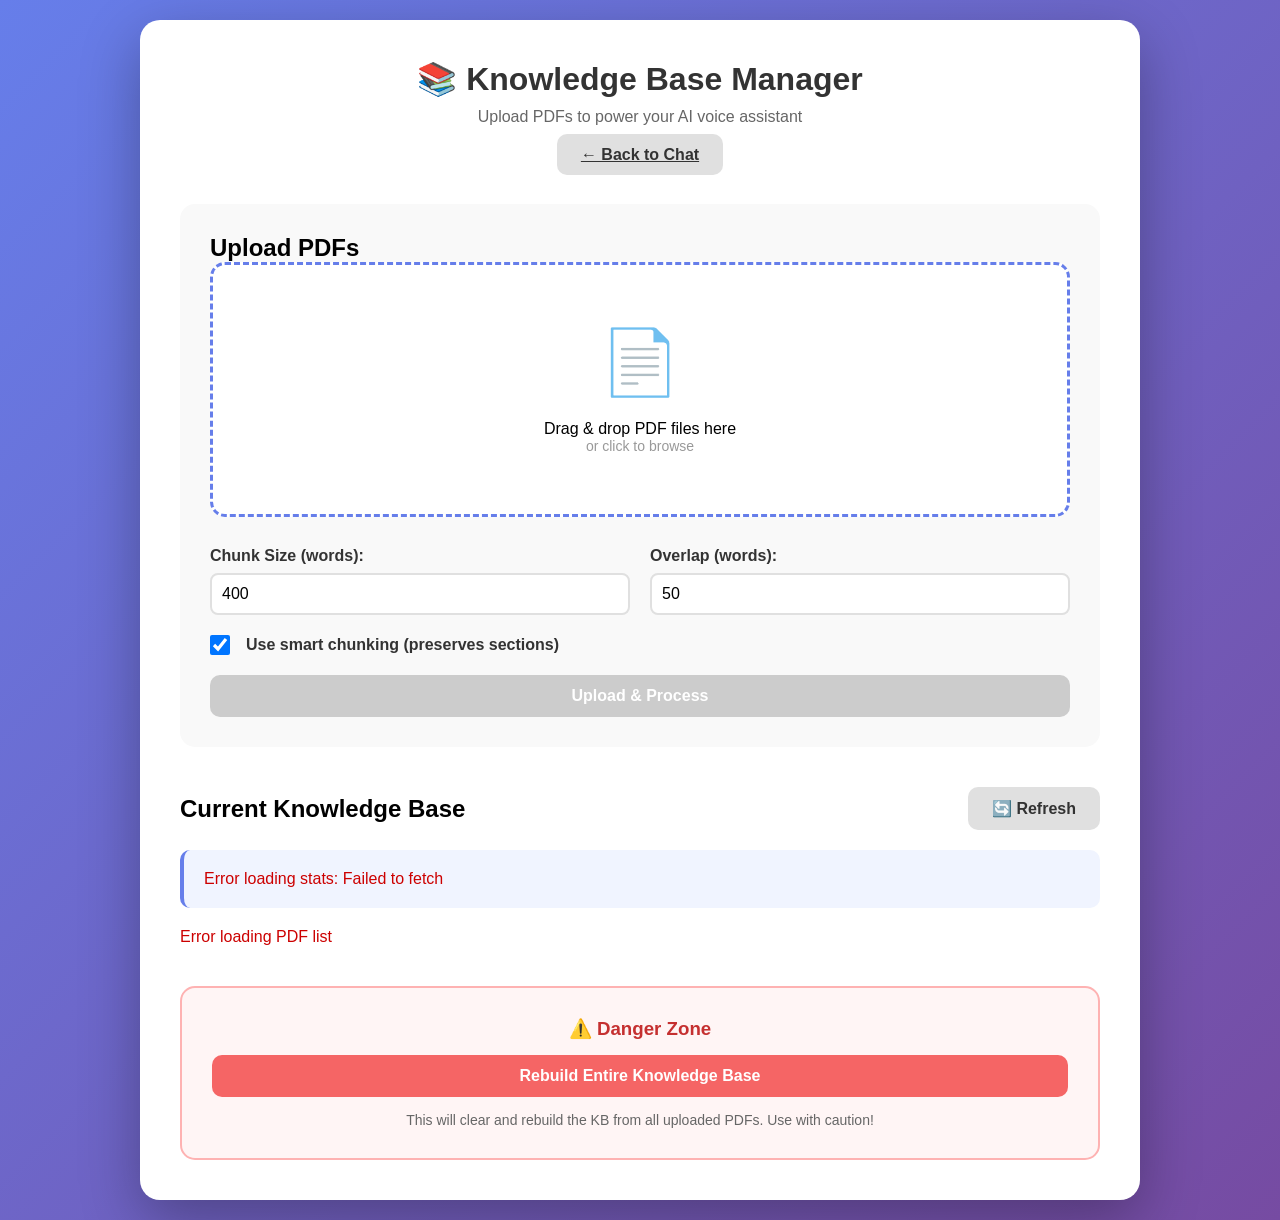
<file: Portfolio/frontend/upload.html>
<!DOCTYPE html>
<html lang="en">
<head>
    <meta charset="UTF-8">
    <meta name="viewport" content="width=device-width, initial-scale=1.0">
    <title>PDF Upload - Knowledge Base Manager</title>
    <link rel="stylesheet" href="upload-style.css">
</head>
<body>
    <div class="container">
        <div class="header">
            <h1>📚 Knowledge Base Manager</h1>
            <p class="subtitle">Upload PDFs to power your AI voice assistant</p>
            <a href="index.html" class="btn-secondary">← Back to Chat</a>
        </div>

        <div class="upload-section">
            <h2>Upload PDFs</h2>
            
            <div class="upload-box" id="uploadBox">
                <div class="upload-icon">📄</div>
                <p>Drag & drop PDF files here</p>
                <p class="upload-hint">or click to browse</p>
                <input 
                    type="file" 
                    id="fileInput" 
                    accept=".pdf" 
                    multiple 
                    style="display: none;"
                >
            </div>

            <div class="upload-options">
                <label>
                    <span>Chunk Size (words):</span>
                    <input type="number" id="chunkSize" value="400" min="100" max="1000">
                </label>
                
                <label>
                    <span>Overlap (words):</span>
                    <input type="number" id="overlap" value="50" min="0" max="200">
                </label>
                
                <label class="checkbox-label">
                    <input type="checkbox" id="smartChunking" checked>
                    <span>Use smart chunking (preserves sections)</span>
                </label>
            </div>

            <button id="uploadBtn" class="btn-primary" disabled>
                Upload & Process
            </button>
        </div>

        <div class="status-section" id="statusSection" style="display: none;">
            <h3>Upload Status</h3>
            <div id="statusContent"></div>
        </div>

        <div class="kb-section">
            <div class="kb-header">
                <h2>Current Knowledge Base</h2>
                <button id="refreshBtn" class="btn-secondary">🔄 Refresh</button>
            </div>
            
            <div id="kbStats" class="stats-box">
                <p>Loading...</p>
            </div>

            <div id="pdfList" class="pdf-list">
                <!-- PDFs will be listed here -->
            </div>
        </div>

        <div class="danger-zone">
            <h3>⚠️ Danger Zone</h3>
            <button id="rebuildBtn" class="btn-danger">
                Rebuild Entire Knowledge Base
            </button>
            <p class="warning-text">
                This will clear and rebuild the KB from all uploaded PDFs. Use with caution!
            </p>
        </div>
    </div>

    <script src="upload-script.js"></script>
</body>
</html>
</file>
<file: Portfolio/frontend/style.css>
/* ─── Reset & Base ─────────────────────────────────────────── */
*, *::before, *::after { box-sizing: border-box; margin: 0; padding: 0; }

:root {
  --bg:         #050811;
  --bg-2:       #080d1a;
  --bg-3:       #0d1424;
  --blue:       #2563eb;
  --blue-light: #3b82f6;
  --blue-glow:  #2563eb44;
  --cyan:       #06b6d4;
  --cyan-glow:  #06b6d433;
  --purple:     #8b5cf6;
  --purple-glow:#8b5cf633;
  --green:      #10b981;
  --green-glow: #10b98133;
  --text:       #f1f5f9;
  --text-2:     #94a3b8;
  --text-3:     #64748b;
  --border:     rgba(255,255,255,0.07);
  --border-2:   rgba(255,255,255,0.12);
  --glass-bg:   rgba(255,255,255,0.03);
  --glass-bg-2: rgba(255,255,255,0.06);
  --radius:     16px;
  --radius-sm:  10px;
  --transition: 0.3s cubic-bezier(0.4,0,0.2,1);
  font-family: 'Inter', system-ui, sans-serif;
  font-size: 16px;
  scroll-behavior: smooth;
}

html { overflow-x: hidden; }

body {
  background: var(--bg);
  color: var(--text);
  min-height: 100vh;
  overflow-x: hidden;
  -webkit-font-smoothing: antialiased;
  -moz-osx-font-smoothing: grayscale;
  line-height: 1.6;
}

a { color: inherit; text-decoration: none; }
img { max-width: 100%; display: block; }
button { cursor: pointer; font-family: inherit; border: none; background: none; }
ul { list-style: none; }

/* ─── Background Canvas ─────────────────────────────────────── */
#bg-canvas {
  position: fixed;
  inset: 0;
  z-index: 0;
  pointer-events: none;
  opacity: 0.4;
}

/* ─── Cursor Glow ───────────────────────────────────────────── */
.cursor-glow {
  position: fixed;
  width: 400px;
  height: 400px;
  border-radius: 50%;
  background: radial-gradient(circle, rgba(37,99,235,0.12) 0%, transparent 70%);
  pointer-events: none;
  z-index: 1;
  transform: translate(-50%, -50%);
  transition: transform 0.1s linear;
}

/* ─── Container ─────────────────────────────────────────────── */
.container { max-width: 1200px; margin: 0 auto; padding: 0 24px; position: relative; z-index: 2; }

/* ─── Glass Card ────────────────────────────────────────────── */
.glass-card {
  background: var(--glass-bg);
  border: 1px solid var(--border);
  backdrop-filter: blur(20px);
  -webkit-backdrop-filter: blur(20px);
  border-radius: var(--radius);
  transition: border-color var(--transition), box-shadow var(--transition), transform var(--transition);
}
.glass-card:hover {
  border-color: var(--border-2);
  box-shadow: 0 20px 60px rgba(0,0,0,0.4), 0 0 0 1px rgba(37,99,235,0.1);
}

/* ─── Gradient Text ─────────────────────────────────────────── */
.gradient-text {
  background: linear-gradient(135deg, var(--blue-light) 0%, var(--cyan) 50%, var(--purple) 100%);
  -webkit-background-clip: text;
  -webkit-text-fill-color: transparent;
  background-clip: text;
}

/* ─── Buttons ───────────────────────────────────────────────── */
.btn {
  display: inline-flex;
  align-items: center;
  gap: 8px;
  padding: 12px 24px;
  border-radius: 10px;
  font-weight: 600;
  font-size: 0.875rem;
  letter-spacing: 0.01em;
  transition: all var(--transition);
  position: relative;
  overflow: hidden;
  white-space: nowrap;
}
.btn::before {
  content: '';
  position: absolute;
  inset: 0;
  background: linear-gradient(135deg, transparent, rgba(255,255,255,0.05));
  opacity: 0;
  transition: opacity var(--transition);
}
.btn:hover::before { opacity: 1; }

.btn-primary {
  background: linear-gradient(135deg, var(--blue) 0%, var(--blue-light) 100%);
  color: #fff;
  box-shadow: 0 4px 24px var(--blue-glow);
}
.btn-primary:hover { transform: translateY(-2px); box-shadow: 0 8px 32px rgba(37,99,235,0.5); }

.btn-secondary {
  background: rgba(255,255,255,0.06);
  color: var(--text);
  border: 1px solid var(--border-2);
}
.btn-secondary:hover { background: rgba(255,255,255,0.1); transform: translateY(-2px); border-color: rgba(255,255,255,0.2); }

.btn-ghost {
  color: var(--text-2);
  border: 1px solid var(--border);
}
.btn-ghost:hover { color: var(--text); border-color: var(--border-2); transform: translateY(-2px); }

.btn-full { width: 100%; justify-content: center; }

/* ─── Section Common ────────────────────────────────────────── */
.section { padding: 120px 0; position: relative; z-index: 2; }

.section-label {
  display: inline-flex;
  align-items: center;
  gap: 8px;
  font-size: 0.75rem;
  font-weight: 600;
  letter-spacing: 0.15em;
  text-transform: uppercase;
  color: var(--blue-light);
  margin-bottom: 16px;
}
.section-label::before {
  content: '';
  width: 24px;
  height: 1px;
  background: var(--blue-light);
}

.section-heading {
  font-family: 'Space Grotesk', sans-serif;
  font-size: clamp(2rem, 4vw, 3rem);
  font-weight: 700;
  line-height: 1.15;
  color: var(--text);
  margin-bottom: 48px;
}

.section-sub {
  font-size: 1.1rem;
  color: var(--text-2);
  max-width: 560px;
  margin-bottom: 56px;
  margin-top: -32px;
}

/* ─── Reveal Animations ─────────────────────────────────────── */
[data-reveal] {
  opacity: 0;
  transform: translateY(32px);
  transition: opacity 0.7s cubic-bezier(0.4,0,0.2,1), transform 0.7s cubic-bezier(0.4,0,0.2,1);
}
[data-reveal].revealed {
  opacity: 1;
  transform: translateY(0);
}
[data-delay="100"] { transition-delay: 0.1s; }
[data-delay="150"] { transition-delay: 0.15s; }
[data-delay="200"] { transition-delay: 0.2s; }
[data-delay="300"] { transition-delay: 0.3s; }

/* ─── NAV ───────────────────────────────────────────────────── */
.nav {
  position: fixed;
  top: 0;
  left: 0;
  right: 0;
  z-index: 100;
  transition: background var(--transition), backdrop-filter var(--transition), box-shadow var(--transition);
}
.nav.scrolled {
  background: rgba(5,8,17,0.85);
  backdrop-filter: blur(24px);
  -webkit-backdrop-filter: blur(24px);
  box-shadow: 0 1px 0 rgba(255,255,255,0.06);
}

.nav-inner {
  max-width: 1200px;
  margin: 0 auto;
  padding: 0 24px;
  height: 72px;
  display: flex;
  align-items: center;
  gap: 40px;
}

.nav-logo {
  font-family: 'Space Grotesk', sans-serif;
  font-size: 1.25rem;
  font-weight: 700;
  color: var(--text);
  flex-shrink: 0;
}
.logo-bracket { color: var(--blue-light); }

.nav-links {
  display: flex;
  gap: 32px;
  flex: 1;
}
.nav-links a {
  font-size: 0.875rem;
  font-weight: 500;
  color: var(--text-2);
  transition: color var(--transition);
  position: relative;
}
.nav-links a::after {
  content: '';
  position: absolute;
  bottom: -4px;
  left: 0;
  right: 0;
  height: 1px;
  background: var(--blue-light);
  transform: scaleX(0);
  transition: transform var(--transition);
}
.nav-links a:hover { color: var(--text); }
.nav-links a:hover::after, .nav-links a.active::after { transform: scaleX(1); }
.nav-links a.active { color: var(--text); }

.nav-actions {
  display: flex;
  align-items: center;
  gap: 10px;
  margin-left: auto;
  flex-shrink: 0;
}

.nav-resume {
  display: inline-flex;
  align-items: center;
  gap: 6px;
  font-size: 0.82rem;
  font-weight: 600;
  padding: 8px 16px;
  border-radius: 8px;
  background: rgba(255,255,255,0.06);
  border: 1px solid var(--border-2);
  color: var(--text-2);
  transition: all var(--transition);
  flex-shrink: 0;
}
.nav-resume:hover {
  background: rgba(255,255,255,0.1);
  color: var(--text);
  transform: translateY(-1px);
  border-color: rgba(255,255,255,0.2);
}

.nav-cta {
  font-size: 0.875rem;
  font-weight: 600;
  padding: 8px 20px;
  border-radius: 8px;
  background: linear-gradient(135deg, var(--blue), var(--blue-light));
  color: #fff;
  transition: box-shadow var(--transition), transform var(--transition);
  flex-shrink: 0;
}
.nav-cta:hover { transform: translateY(-1px); box-shadow: 0 4px 16px var(--blue-glow); }

.nav-burger {
  display: none;
  flex-direction: column;
  gap: 5px;
  padding: 4px;
}
.nav-burger span {
  width: 22px;
  height: 2px;
  background: var(--text);
  border-radius: 2px;
  transition: transform var(--transition), opacity var(--transition);
}
.nav-burger.open span:nth-child(1) { transform: translateY(7px) rotate(45deg); }
.nav-burger.open span:nth-child(2) { opacity: 0; }
.nav-burger.open span:nth-child(3) { transform: translateY(-7px) rotate(-45deg); }

.nav-mobile {
  display: none;
  background: rgba(5,8,17,0.95);
  backdrop-filter: blur(24px);
  border-top: 1px solid var(--border);
  padding: 20px 24px;
}
.nav-mobile.open { display: block; }
.nav-mobile ul { display: flex; flex-direction: column; gap: 16px; }
.nav-mobile a { font-size: 1rem; font-weight: 500; color: var(--text-2); }

/* ─── HERO ──────────────────────────────────────────────────── */
.hero {
  min-height: 100vh;
  display: flex;
  flex-direction: column;
  justify-content: center;
  position: relative;
  overflow: hidden;
  padding-top: 72px;
}

.hero-grid-overlay {
  position: absolute;
  inset: 0;
  background-image:
    linear-gradient(rgba(37,99,235,0.04) 1px, transparent 1px),
    linear-gradient(90deg, rgba(37,99,235,0.04) 1px, transparent 1px);
  background-size: 60px 60px;
  mask-image: radial-gradient(ellipse 80% 80% at 50% 50%, black 40%, transparent 100%);
  pointer-events: none;
}

.hero-particles {
  position: absolute;
  inset: 0;
  pointer-events: none;
}

.hero-inner {
  max-width: 1200px;
  margin: 0 auto;
  padding: 50px 24px 80px;
  display: grid;
  grid-template-columns: 1fr 1fr;
  gap: 80px;
  align-items: center;
  position: relative;
  z-index: 2;
}

/* Hero content */
.hero-badge {
  display: inline-flex;
  align-items: center;
  gap: 8px;
  padding: 6px 14px;
  border-radius: 100px;
  border: 1px solid rgba(16,185,129,0.3);
  background: rgba(16,185,129,0.06);
  font-size: 0.8rem;
  font-weight: 500;
  color: var(--green);
  margin-bottom: 24px;
}
.badge-dot {
  width: 7px;
  height: 7px;
  border-radius: 50%;
  background: var(--green);
  box-shadow: 0 0 8px var(--green);
  animation: pulse-dot 2s infinite;
}
@keyframes pulse-dot {
  0%,100% { box-shadow: 0 0 6px var(--green); }
  50% { box-shadow: 0 0 14px var(--green), 0 0 28px var(--green-glow); }
}

.hero-heading {
  font-family: 'Space Grotesk', sans-serif;
  font-size: clamp(2.2rem, 4.5vw, 3.8rem);
  font-weight: 800;
  line-height: 1.1;
  color: var(--text);
  margin-bottom: 24px;
  letter-spacing: -0.02em;
}

.hero-sub {
  font-size: 1.05rem;
  color: var(--text-2);
  line-height: 1.7;
  max-width: 520px;
  margin-bottom: 28px;
}
.hero-sub strong { color: var(--text); font-weight: 600; }

.hero-tags {
  display: flex;
  flex-wrap: wrap;
  gap: 8px;
  margin-bottom: 36px;
}
.tag {
  font-family: 'JetBrains Mono', monospace;
  font-size: 0.75rem;
  color: rgba(255,255,255,0.75);
  padding: 4px 10px;
  border-radius: 6px;
  border: 1px solid rgba(255,255,255,0.15);
  background: rgba(255,255,255,0.05);
  transition: color var(--transition), border-color var(--transition);
}
.tag:hover { color: rgba(255,255,255,0.95); border-color: rgba(255,255,255,0.3); }

.hero-actions {
  display: flex;
  flex-wrap: wrap;
  gap: 12px;
}

/* Hero visual */
.hero-visual {
  display: flex;
  justify-content: center;
  align-items: center;
  position: relative;
}

.avatar-container {
  position: relative;
  width: 280px;
  height: 280px;
}

.avatar-ring {
  position: absolute;
  border-radius: 50%;
  border: 1px solid;
  top: 50%; left: 50%;
  transform: translate(-50%, -50%);
}
.ring-1 {
  width: 300px; height: 300px;
  border-color: rgba(37,99,235,0.2);
  animation: spin 20s linear infinite;
}
.ring-2 {
  width: 340px; height: 340px;
  border-color: rgba(6,182,212,0.15);
  animation: spin 30s linear infinite reverse;
  border-style: dashed;
}
.ring-3 {
  width: 380px; height: 380px;
  border-color: rgba(139,92,246,0.1);
  animation: spin 40s linear infinite;
  border-style: dotted;
}
@keyframes spin { to { transform: translate(-50%, -50%) rotate(360deg); } }

.avatar-core {
  position: absolute;
  top: 50%; left: 50%;
  transform: translate(-50%, -50%);
  width: 200px;
  height: 200px;
  border-radius: 50%;
  overflow: hidden;
  border: 2px solid rgba(37,99,235,0.4);
  box-shadow: 0 0 40px rgba(37,99,235,0.3), 0 0 80px rgba(37,99,235,0.1);
  background: linear-gradient(135deg, var(--bg-3), var(--bg-2));
  display: flex;
  align-items: center;
  justify-content: center;
}
.avatar-img { width: 100%; height: 100%; object-fit: cover; }
.avatar-initials {
  display: none;
  align-items: center;
  justify-content: center;
  font-family: 'Space Grotesk', sans-serif;
  font-size: 3rem;
  font-weight: 700;
  color: var(--blue-light);
  width: 100%; height: 100%;
}

.avatar-orbs { position: absolute; inset: 0; }
.orb {
  position: absolute;
  width: 44px;
  height: 44px;
  border-radius: 50%;
  display: flex;
  align-items: center;
  justify-content: center;
  border: 1px solid var(--border-2);
  backdrop-filter: blur(10px);
}
.orb-1 { top: 20px; right: -10px; background: rgba(37,99,235,0.2); color: var(--blue-light); animation: float 4s ease-in-out infinite; }
.orb-2 { bottom: 40px; right: -20px; background: rgba(6,182,212,0.2); color: var(--cyan); animation: float 5s ease-in-out infinite 1s; }
.orb-3 { bottom: 10px; left: -10px; background: rgba(139,92,246,0.2); color: var(--purple); animation: float 6s ease-in-out infinite 2s; }
@keyframes float {
  0%,100% { transform: translateY(0); }
  50% { transform: translateY(-12px); }
}

/* Code floats */
.code-float {
  position: absolute;
  background: rgba(5,8,17,0.85);
  border: 1px solid var(--border-2);
  border-radius: var(--radius-sm);
  padding: 12px 16px;
  font-family: 'JetBrains Mono', monospace;
  font-size: 0.7rem;
  line-height: 1.6;
  backdrop-filter: blur(16px);
  box-shadow: 0 8px 32px rgba(0,0,0,0.4);
  z-index: 3;
}
.code-float-1 { top: -20px; left: -60px; animation: float 7s ease-in-out infinite; }
.code-float-2 { bottom: 20px; right: -50px; animation: float 8s ease-in-out infinite 1.5s; }
.cf-lang { font-size: 0.65rem; color: var(--text-3); display: block; margin-bottom: 6px; }
.cf-kw { color: var(--purple); }
.cf-cls { color: var(--cyan); }
.cf-str { color: var(--green); }
.cf-fn  { color: var(--blue-light); }
.cf-num { color: #f59e0b; }
.code-float pre { white-space: pre; color: var(--text-2); }

.neural-canvas {
  position: absolute;
  inset: -60px;
  pointer-events: none;
  z-index: 0;
  opacity: 0.6;
}

/* Hero scroll hint */
.hero-scroll-hint {
  position: absolute;
  bottom: 40px;
  left: 50%;
  transform: translateX(-50%);
  display: flex;
  flex-direction: column;
  align-items: center;
  gap: 12px;
  font-size: 0.75rem;
  color: var(--text-3);
  letter-spacing: 0.1em;
  text-transform: uppercase;
  z-index: 2;
}
.scroll-line {
  width: 1px;
  height: 48px;
  background: linear-gradient(to bottom, var(--border-2), transparent);
  animation: scroll-line 2s ease-in-out infinite;
}
@keyframes scroll-line {
  0%,100% { opacity: 0.4; transform: scaleY(1); }
  50% { opacity: 1; transform: scaleY(0.6); }
}

/* ─── ABOUT ─────────────────────────────────────────────────── */
.about-grid {
  display: grid;
  grid-template-columns: 1fr 1fr;
  gap: 80px;
  align-items: start;
}
.about-text p {
  font-size: 1rem;
  color: var(--text-2);
  line-height: 1.8;
  margin-bottom: 20px;
}
.about-text p strong { color: var(--text); font-weight: 600; }

.about-pillars {
  display: grid;
  grid-template-columns: 1fr 1fr;
  gap: 12px;
  margin-top: 32px;
}
.pillar {
  display: flex;
  align-items: center;
  gap: 10px;
  padding: 12px 16px;
  border-radius: var(--radius-sm);
  background: var(--glass-bg);
  border: 1px solid var(--border);
  font-size: 0.875rem;
  font-weight: 500;
  color: var(--text-2);
  transition: all var(--transition);
}
.pillar svg { color: var(--blue-light); flex-shrink: 0; }
.pillar:hover { border-color: var(--border-2); color: var(--text); background: var(--glass-bg-2); }

.about-stats {
  display: grid;
  grid-template-columns: 1fr 1fr;
  gap: 16px;
}
.stat-card {
  padding: 28px 24px;
  text-align: center;
  position: relative;
  overflow: hidden;
  cursor: default;
}
.stat-number {
  font-family: 'Space Grotesk', sans-serif;
  font-size: 2.8rem;
  font-weight: 800;
  color: var(--blue-light);
  line-height: 1;
  display: inline-block;
}
.stat-plus {
  font-family: 'Space Grotesk', sans-serif;
  font-size: 2rem;
  font-weight: 700;
  color: var(--cyan);
  display: inline-block;
  line-height: 1;
}
.stat-label {
  font-size: 0.8rem;
  color: var(--text-3);
  margin-top: 8px;
  font-weight: 500;
}
.stat-glow {
  position: absolute;
  bottom: -20px; left: 50%;
  transform: translateX(-50%);
  width: 80px; height: 40px;
  background: var(--blue-glow);
  filter: blur(20px);
  border-radius: 50%;
}

/* ─── SKILLS ────────────────────────────────────────────────── */
.skills-grid {
  display: grid;
  grid-template-columns: repeat(2, 1fr);
  gap: 24px;
}
.skill-category { padding: 28px; }

.skill-cat-header {
  display: flex;
  align-items: center;
  gap: 12px;
  margin-bottom: 24px;
}
.skill-cat-header h3 {
  font-family: 'Space Grotesk', sans-serif;
  font-size: 1.1rem;
  font-weight: 600;
  color: var(--text);
}
.skill-cat-icon {
  width: 40px; height: 40px;
  border-radius: 10px;
  background: rgba(37,99,235,0.12);
  border: 1px solid rgba(37,99,235,0.2);
  display: flex;
  align-items: center;
  justify-content: center;
  color: var(--blue-light);
  flex-shrink: 0;
}
.skill-cat-icon.icon-cyan { background: rgba(6,182,212,0.12); border-color: rgba(6,182,212,0.2); color: var(--cyan); }
.skill-cat-icon.icon-purple { background: rgba(139,92,246,0.12); border-color: rgba(139,92,246,0.2); color: var(--purple); }
.skill-cat-icon.icon-green { background: rgba(16,185,129,0.12); border-color: rgba(16,185,129,0.2); color: var(--green); }

.skill-items { display: flex; flex-direction: column; gap: 16px; margin-bottom: 20px; }
.skill-top { display: flex; justify-content: space-between; font-size: 0.85rem; color: var(--text-2); margin-bottom: 6px; font-weight: 500; }
.skill-pct { color: var(--text-3); font-family: 'JetBrains Mono', monospace; font-size: 0.75rem; }
.skill-bar { height: 4px; background: rgba(255,255,255,0.06); border-radius: 100px; overflow: hidden; }
.skill-fill {
  height: 100%;
  border-radius: 100px;
  background: linear-gradient(90deg, var(--blue), var(--blue-light));
  width: 0;
  transition: width 1.2s cubic-bezier(0.4,0,0.2,1);
  box-shadow: 0 0 8px var(--blue-glow);
}
.skill-fill.cyan-fill { background: linear-gradient(90deg, var(--cyan), #67e8f9); box-shadow: 0 0 8px var(--cyan-glow); }
.skill-fill.purple-fill { background: linear-gradient(90deg, var(--purple), #c4b5fd); box-shadow: 0 0 8px var(--purple-glow); }
.skill-fill.green-fill { background: linear-gradient(90deg, var(--green), #6ee7b7); box-shadow: 0 0 8px var(--green-glow); }

.cat-badge-row { display: flex; flex-wrap: wrap; gap: 8px; margin-top: 16px; }
.cat-badge {
  font-size: 0.72rem;
  padding: 3px 10px;
  border-radius: 100px;
  background: rgba(37,99,235,0.1);
  border: 1px solid rgba(37,99,235,0.2);
  color: var(--blue-light);
  font-weight: 500;
}
.cat-badge.badge-cyan { background: rgba(6,182,212,0.1); border-color: rgba(6,182,212,0.2); color: var(--cyan); }
.cat-badge.badge-purple { background: rgba(139,92,246,0.1); border-color: rgba(139,92,246,0.2); color: var(--purple); }
.cat-badge.badge-green { background: rgba(16,185,129,0.1); border-color: rgba(16,185,129,0.2); color: var(--green); }

/* ─── EXPERIENCE ────────────────────────────────────────────── */
.experience { background: linear-gradient(180deg, transparent, rgba(37,99,235,0.03) 50%, transparent); }

.timeline { position: relative; padding-left: 40px; }
.timeline-line {
  position: absolute;
  left: 12px;
  top: 0; bottom: 0;
  width: 1px;
  background: linear-gradient(to bottom, var(--blue-light), var(--cyan), transparent);
  opacity: 0.3;
}

.timeline-item { position: relative; margin-bottom: 48px; }
.timeline-dot {
  position: absolute;
  left: -40px;
  top: 28px;
  width: 24px; height: 24px;
  border-radius: 50%;
  background: var(--bg-2);
  border: 2px solid var(--blue-light);
  display: flex;
  align-items: center;
  justify-content: center;
  box-shadow: 0 0 16px var(--blue-glow);
}
.dot-inner {
  width: 8px; height: 8px;
  border-radius: 50%;
  background: var(--blue-light);
  animation: pulse-dot 2s infinite;
}

.timeline-card { padding: 32px; }
.tc-header {
  display: flex;
  justify-content: space-between;
  align-items: flex-start;
  gap: 16px;
  margin-bottom: 24px;
  flex-wrap: wrap;
}
.tc-role {
  font-family: 'Space Grotesk', sans-serif;
  font-size: 1.25rem;
  font-weight: 700;
  color: var(--text);
}
.tc-company {
  font-size: 0.9rem;
  color: var(--blue-light);
  font-weight: 500;
  margin-top: 4px;
}
.tc-meta { display: flex; flex-direction: column; align-items: flex-end; gap: 8px; }
.tc-duration {
  font-family: 'JetBrains Mono', monospace;
  font-size: 0.8rem;
  color: var(--text-3);
}
.tc-badge {
  font-size: 0.7rem;
  padding: 3px 10px;
  border-radius: 100px;
  font-weight: 600;
  letter-spacing: 0.05em;
  text-transform: uppercase;
}
.active-badge { background: rgba(16,185,129,0.12); border: 1px solid rgba(16,185,129,0.3); color: var(--green); }

.tc-list {
  list-style: none;
  display: flex;
  flex-direction: column;
  gap: 10px;
  margin-bottom: 24px;
}
.tc-list li {
  font-size: 0.9rem;
  color: var(--text-2);
  line-height: 1.6;
  padding-left: 20px;
  position: relative;
}
.tc-list li::before {
  content: '→';
  position: absolute;
  left: 0;
  color: var(--blue-light);
  font-size: 0.8rem;
}
.tc-list li strong { color: var(--text); font-weight: 600; }

.tc-tags { display: flex; flex-wrap: wrap; gap: 8px; }
.tc-tags span {
  font-size: 0.75rem;
  padding: 4px 12px;
  border-radius: 100px;
  background: rgba(37,99,235,0.08);
  border: 1px solid rgba(37,99,235,0.18);
  color: var(--blue-light);
  font-weight: 500;
}

/* ─── PROJECTS ──────────────────────────────────────────────── */
.projects { background: linear-gradient(180deg, transparent, rgba(6,182,212,0.02) 50%, transparent); }

.projects-grid {
  display: grid;
  grid-template-columns: 1fr 1fr;
  gap: 24px;
}

.project-card {
  overflow: hidden;
  display: flex;
  flex-direction: column;
  position: relative;
  transition: transform 0.2s ease, box-shadow 0.3s ease, border-color 0.3s ease;
}
.project-card-wide { grid-column: 1 / -1; display: grid; grid-template-columns: 1fr 1fr; }
.project-card-wide .project-mock { height: auto; min-height: 220px; }

.project-hover-glow {
  position: absolute;
  inset: 0;
  border-radius: inherit;
  pointer-events: none;
  background: radial-gradient(circle at 50% 0%, rgba(37,99,235,0.08), transparent 60%);
  opacity: 0;
  transition: opacity var(--transition);
}
.project-card:hover .project-hover-glow { opacity: 1; }
.project-card:hover { border-color: rgba(37,99,235,0.25); box-shadow: 0 24px 80px rgba(0,0,0,0.5), 0 0 0 1px rgba(37,99,235,0.1); }

/* Project mocks */
.project-mock {
  height: 200px;
  background: var(--bg-3);
  position: relative;
  overflow: hidden;
  border-bottom: 1px solid var(--border);
}

.mock-bar {
  display: flex;
  align-items: center;
  gap: 6px;
  padding: 10px 14px;
  background: rgba(255,255,255,0.03);
  border-bottom: 1px solid var(--border);
}
.mock-bar span {
  width: 8px; height: 8px;
  border-radius: 50%;
  background: rgba(255,255,255,0.1);
}
.mock-bar span:nth-child(1) { background: #ff5f57; }
.mock-bar span:nth-child(2) { background: #ffbd2e; }
.mock-bar span:nth-child(3) { background: #28c840; }

.mock-content { display: flex; height: calc(100% - 32px); }

.mock-sidebar {
  width: 80px;
  border-right: 1px solid var(--border);
  padding: 12px;
  display: flex;
  flex-direction: column;
  gap: 8px;
}
.mock-line { height: 6px; background: rgba(255,255,255,0.08); border-radius: 3px; }
.mock-line.short { width: 60%; }

.mock-main { flex: 1; padding: 12px; display: flex; flex-direction: column; gap: 10px; }
.mock-header-block { display: flex; gap: 8px; align-items: center; }
.mock-pill { height: 18px; border-radius: 100px; }
.mock-pill.blue { width: 80px; background: linear-gradient(90deg, var(--blue), var(--cyan)); opacity: 0.5; }
.mock-pill.small { width: 40px; background: rgba(255,255,255,0.1); }

.mock-chart { display: flex; gap: 6px; align-items: flex-end; height: 60px; }
.chart-bar {
  flex: 1;
  background: linear-gradient(to top, var(--blue), var(--cyan));
  border-radius: 3px 3px 0 0;
  opacity: 0.6;
  animation: bar-pulse 3s ease-in-out infinite;
}
.chart-bar:nth-child(even) { animation-delay: 0.5s; }
@keyframes bar-pulse {
  0%,100% { opacity: 0.6; }
  50% { opacity: 0.9; }
}

.mock-cards-row { display: flex; gap: 8px; margin-top: auto; }
.mock-mini-card {
  flex: 1; height: 28px;
  background: rgba(255,255,255,0.04);
  border: 1px solid var(--border);
  border-radius: 6px;
}

/* AI mock */
.ai-content { padding: 12px; }
.ai-interface { display: flex; flex-direction: column; gap: 8px; }
.ai-msg { font-size: 0.7rem; padding: 8px 12px; border-radius: 10px; line-height: 1.4; }
.ai-msg-user { background: rgba(37,99,235,0.2); color: var(--blue-light); align-self: flex-end; border-bottom-right-radius: 4px; }
.ai-msg-bot-text { background: rgba(255,255,255,0.05); border: 1px solid var(--border); color: var(--text-2); border-bottom-left-radius: 4px; font-size: 0.65rem; }
.ai-metrics-row { display: flex; gap: 8px; }
.ai-metric { flex: 1; text-align: center; padding: 6px; background: rgba(255,255,255,0.04); border-radius: 6px; border: 1px solid var(--border); }
.am-val { font-size: 0.7rem; font-weight: 700; color: var(--cyan); font-family: 'JetBrains Mono', monospace; }
.am-lbl { font-size: 0.55rem; color: var(--text-3); }

/* Doc mock */
.doc-content { gap: 0; }
.doc-left { width: 55%; border-right: 1px solid var(--border); padding: 12px; }
.doc-page { background: rgba(255,255,255,0.03); border-radius: 6px; padding: 10px; height: 100%; }
.doc-line { height: 5px; background: rgba(255,255,255,0.08); border-radius: 2px; margin-bottom: 6px; }
.doc-line.short { width: 60%; }
.doc-formula { font-family: 'JetBrains Mono', monospace; font-size: 0.6rem; color: var(--cyan); padding: 4px 8px; background: rgba(6,182,212,0.08); border-radius: 4px; margin: 8px 0; border: 1px solid rgba(6,182,212,0.15); }
.doc-right { flex: 1; padding: 10px; display: flex; flex-direction: column; gap: 6px; }
.doc-extract-label { font-size: 0.6rem; text-transform: uppercase; letter-spacing: 0.1em; color: var(--text-3); margin-bottom: 2px; }
.doc-extract-item { display: flex; align-items: center; gap: 6px; font-size: 0.62rem; color: var(--text-2); }
.dei-icon { color: var(--green); font-size: 0.65rem; }
.doc-rag { margin-top: auto; background: rgba(139,92,246,0.08); border: 1px solid rgba(139,92,246,0.2); border-radius: 6px; padding: 6px 8px; }
.doc-rag-label { font-size: 0.55rem; text-transform: uppercase; color: var(--purple); margin-bottom: 3px; }
.doc-rag-input { font-family: 'JetBrains Mono', monospace; font-size: 0.6rem; color: var(--text-2); }
.doc-rag-result { font-size: 0.58rem; color: var(--green); margin-top: 3px; }

/* Project body */
.project-body { padding: 28px; flex: 1; display: flex; flex-direction: column; gap: 16px; }
.project-num { font-family: 'JetBrains Mono', monospace; font-size: 0.7rem; color: var(--text-3); }
.project-title {
  font-family: 'Space Grotesk', sans-serif;
  font-size: 1.2rem;
  font-weight: 700;
  color: var(--text);
  line-height: 1.3;
}
.project-desc { font-size: 0.875rem; color: var(--text-2); line-height: 1.7; }

.project-details { display: flex; flex-direction: column; gap: 10px; }
.project-detail { display: flex; gap: 12px; align-items: flex-start; }
.detail-label {
  font-size: 0.7rem;
  font-weight: 600;
  text-transform: uppercase;
  letter-spacing: 0.08em;
  color: var(--blue-light);
  width: 60px;
  flex-shrink: 0;
  padding-top: 1px;
}
.detail-text { font-size: 0.82rem; color: var(--text-2); line-height: 1.5; }

.project-stack { display: flex; flex-wrap: wrap; gap: 8px; margin-top: auto; }
.stack-tag {
  font-size: 0.72rem;
  padding: 4px 12px;
  border-radius: 100px;
  background: rgba(37,99,235,0.08);
  border: 1px solid rgba(37,99,235,0.2);
  color: var(--blue-light);
  font-weight: 500;
  font-family: 'JetBrains Mono', monospace;
}

/* ─── CURRENTLY LEARNING ───────────────────────────────────── */
.learn-grid {
  display: grid;
  grid-template-columns: repeat(3, 1fr);
  gap: 20px;
}
.learn-card {
  padding: 28px;
  display: flex;
  flex-direction: column;
  gap: 14px;
  transition: transform var(--transition), border-color var(--transition), box-shadow var(--transition);
}
.learn-card:hover { transform: translateY(-4px); }

.learn-card-top {
  display: flex;
  align-items: center;
  justify-content: space-between;
}
.learn-icon {
  width: 44px;
  height: 44px;
  border-radius: 12px;
  background: var(--icon-bg);
  border: 1px solid var(--icon-border);
  color: var(--icon-color);
  display: flex;
  align-items: center;
  justify-content: center;
  flex-shrink: 0;
}
.learn-status {
  font-size: 0.7rem;
  font-weight: 600;
  padding: 3px 10px;
  border-radius: 100px;
  letter-spacing: 0.04em;
}
.learn-status.in-progress { color: var(--blue-light); background: rgba(59,130,246,0.1); border: 1px solid rgba(59,130,246,0.2); }
.learn-status.studying    { color: var(--green);      background: rgba(16,185,129,0.1); border: 1px solid rgba(16,185,129,0.2); }
.learn-status.exploring   { color: var(--purple);     background: rgba(139,92,246,0.1); border: 1px solid rgba(139,92,246,0.2); }

.learn-title {
  font-family: 'Space Grotesk', sans-serif;
  font-size: 1.05rem;
  font-weight: 700;
  color: var(--text);
}
.learn-desc { font-size: 0.83rem; color: var(--text-2); line-height: 1.65; }

.learn-topics {
  display: flex;
  flex-wrap: wrap;
  gap: 6px;
}
.learn-topics span {
  font-size: 0.7rem;
  padding: 3px 10px;
  border-radius: 100px;
  background: rgba(255,255,255,0.05);
  border: 1px solid var(--border-2);
  color: var(--text-3);
  font-family: 'JetBrains Mono', monospace;
}

.learn-progress-wrap { margin-top: auto; }
.learn-progress-label {
  display: flex;
  justify-content: space-between;
  font-size: 0.75rem;
  color: var(--text-3);
  margin-bottom: 6px;
  font-family: 'JetBrains Mono', monospace;
}
.learn-bar {
  height: 5px;
  background: rgba(255,255,255,0.06);
  border-radius: 100px;
  overflow: hidden;
}
.learn-bar-fill {
  height: 100%;
  border-radius: 100px;
  background: var(--bar-color);
  width: 0;
  transition: width 1.2s cubic-bezier(0.4,0,0.2,1);
  box-shadow: 0 0 8px rgba(255,255,255,0.1);
}

@media (max-width: 1024px) { .learn-grid { grid-template-columns: repeat(2, 1fr); } }
@media (max-width: 640px)  { .learn-grid { grid-template-columns: 1fr; } }

/* ─── ACHIEVEMENTS ──────────────────────────────────────────── */
.achievements { background: linear-gradient(180deg, transparent, rgba(139,92,246,0.02) 50%, transparent); }
.achieve-grid {
  display: grid;
  grid-template-columns: repeat(4, 1fr);
  gap: 20px;
}
.achieve-card {
  padding: 32px 24px;
  text-align: center;
  position: relative;
  overflow: hidden;
  cursor: default;
}
.achieve-icon {
  width: 52px; height: 52px;
  border-radius: 14px;
  background: rgba(37,99,235,0.12);
  border: 1px solid rgba(37,99,235,0.2);
  display: flex;
  align-items: center;
  justify-content: center;
  color: var(--blue-light);
  margin: 0 auto 20px;
  transition: transform var(--transition), box-shadow var(--transition);
}
.achieve-card:hover .achieve-icon { transform: scale(1.1); box-shadow: 0 0 20px var(--blue-glow); }
.achieve-icon.icon-cyan { background: rgba(6,182,212,0.12); border-color: rgba(6,182,212,0.2); color: var(--cyan); }
.achieve-icon.icon-cyan + .achieve-number { color: var(--cyan); }
.achieve-card:hover .achieve-icon.icon-cyan { box-shadow: 0 0 20px var(--cyan-glow); }
.achieve-icon.icon-purple { background: rgba(139,92,246,0.12); border-color: rgba(139,92,246,0.2); color: var(--purple); }
.achieve-icon.icon-purple + .achieve-number { color: var(--purple); }
.achieve-card:hover .achieve-icon.icon-purple { box-shadow: 0 0 20px var(--purple-glow); }
.achieve-icon.icon-green { background: rgba(16,185,129,0.12); border-color: rgba(16,185,129,0.2); color: var(--green); }
.achieve-icon.icon-green + .achieve-number { color: var(--green); }
.achieve-card:hover .achieve-icon.icon-green { box-shadow: 0 0 20px var(--green-glow); }

.achieve-number {
  font-family: 'Space Grotesk', sans-serif;
  font-size: 3rem;
  font-weight: 800;
  color: var(--blue-light);
  line-height: 1;
  display: inline-block;
}
.achieve-suffix {
  font-family: 'Space Grotesk', sans-serif;
  font-size: 2rem;
  font-weight: 700;
  color: var(--text-2);
  display: inline-block;
  line-height: 1;
}
.achieve-label { font-size: 0.85rem; color: var(--text-3); margin-top: 10px; font-weight: 500; }
.achieve-bar {
  position: absolute;
  bottom: 0; left: 0; right: 0;
  height: 2px;
  background: linear-gradient(90deg, var(--blue), var(--blue-light));
  transform-origin: left;
  transform: scaleX(0);
  transition: transform 1s ease;
}
.achieve-card.revealed .achieve-bar { transform: scaleX(1); }
.achieve-bar.achieve-bar-cyan { background: linear-gradient(90deg, var(--cyan), #67e8f9); }
.achieve-bar.achieve-bar-purple { background: linear-gradient(90deg, var(--purple), #c4b5fd); }
.achieve-bar.achieve-bar-green { background: linear-gradient(90deg, var(--green), #6ee7b7); }

/* ─── GITHUB ────────────────────────────────────────────────── */
.github-grid {
  display: grid;
  grid-template-columns: repeat(3, 1fr);
  gap: 20px;
  margin-bottom: 40px;
}
.github-card { overflow: hidden; }
.gh-terminal { background: #0d1117; border-bottom: 1px solid var(--border); }
.gh-term-bar {
  display: flex;
  align-items: center;
  gap: 6px;
  padding: 10px 14px;
  background: rgba(255,255,255,0.02);
  border-bottom: 1px solid rgba(255,255,255,0.06);
}
.tb-dot { width: 8px; height: 8px; border-radius: 50%; }
.tb-dot.red { background: #ff5f57; }
.tb-dot.yellow { background: #ffbd2e; }
.tb-dot.green { background: #28c840; }
.tb-path { font-family: 'JetBrains Mono', monospace; font-size: 0.7rem; color: var(--text-3); margin-left: 8px; }
.gh-term-body { padding: 14px; display: flex; flex-direction: column; gap: 5px; }
.term-line { font-family: 'JetBrains Mono', monospace; font-size: 0.72rem; display: flex; align-items: flex-start; gap: 8px; }
.term-line.out { padding-left: 0; }
.term-prompt { color: var(--green); }
.term-cmd { color: var(--text); }
.term-green { color: var(--green); }
.term-blue { color: var(--blue-light); }
.term-cyan { color: var(--cyan); }

.gh-card-meta { padding: 20px 20px; }
.gh-card-meta h4 { font-size: 1rem; font-weight: 600; color: var(--text); margin-bottom: 8px; }
.gh-card-meta p { font-size: 0.82rem; color: var(--text-2); line-height: 1.6; margin-bottom: 12px; }
.gh-lang { display: flex; align-items: center; gap: 6px; font-size: 0.75rem; color: var(--text-3); }
.lang-dot { width: 10px; height: 10px; border-radius: 50%; background: #3b82f6; }
.lang-dot.lang-dot-cyan { background: var(--cyan); }
.lang-dot.lang-dot-purple { background: var(--purple); }

.github-link-row { text-align: center; }

/* ─── CONTACT ───────────────────────────────────────────────── */
.contact { background: linear-gradient(180deg, transparent, rgba(37,99,235,0.03) 50%, transparent); }
.contact-centered {
  max-width: 900px;
  margin: 0 auto;
  text-align: center;
}
.contact-info-centered {
  display: flex;
  flex-direction: column;
  align-items: center;
  gap: 40px;
}
.contact-intro {
  font-size: 1.05rem;
  color: var(--text-2);
  line-height: 1.8;
  max-width: 700px;
}
.contact-items-centered {
  display: grid;
  grid-template-columns: repeat(2, 1fr);
  gap: 16px;
  width: 100%;
  max-width: 800px;
}
.contact-item {
  display: flex;
  align-items: center;
  gap: 14px;
  padding: 20px 24px;
  text-decoration: none;
  transition: all var(--transition);
  text-align: left;
}
.contact-item:hover { border-color: rgba(37,99,235,0.3); transform: translateY(-2px); box-shadow: 0 8px 24px rgba(0,0,0,0.2); }
.ci-icon {
  width: 40px; height: 40px;
  border-radius: 10px;
  background: rgba(37,99,235,0.12);
  border: 1px solid rgba(37,99,235,0.2);
  display: flex;
  align-items: center;
  justify-content: center;
  color: var(--blue-light);
  flex-shrink: 0;
}
.ci-icon.icon-cyan { background: rgba(6,182,212,0.12); border-color: rgba(6,182,212,0.2); color: var(--cyan); }
.ci-icon.icon-purple { background: rgba(139,92,246,0.12); border-color: rgba(139,92,246,0.2); color: var(--purple); }
.ci-icon.icon-green { background: rgba(16,185,129,0.12); border-color: rgba(16,185,129,0.2); color: var(--green); }
.ci-label { font-size: 0.72rem; color: var(--text-3); text-transform: uppercase; letter-spacing: 0.05em; margin-bottom: 2px; }
.ci-value { font-size: 0.875rem; color: var(--text); font-weight: 500; }

/* ─── FOOTER ────────────────────────────────────────────────── */
.footer {
  border-top: 1px solid var(--border);
  padding: 32px 0;
  position: relative;
  z-index: 2;
}
.footer-inner {
  display: flex;
  align-items: center;
  justify-content: space-between;
  gap: 24px;
  flex-wrap: wrap;
}
.footer-logo {
  font-family: 'Space Grotesk', sans-serif;
  font-size: 1.1rem;
  font-weight: 700;
}
.footer-text { font-size: 0.8rem; color: var(--text-3); }
.footer-links { display: flex; gap: 20px; }
.footer-links a { font-size: 0.82rem; color: var(--text-3); transition: color var(--transition); }
.footer-links a:hover { color: var(--text); }

/* ─── AI BOT FAB ─────────────────────────────────────────────── */
.ai-fab-wrapper {
  position: fixed;
  bottom: 28px;
  right: 28px;
  z-index: 200;
  cursor: pointer;
  display: flex;
  flex-direction: column;
  align-items: center;
  gap: 8px;
  user-select: none;
}

.ai-fab-ripple {
  position: absolute;
  bottom: 0;
  right: 0;
  width: 72px;
  height: 72px;
  border-radius: 50%;
  border: 1px solid rgba(37,99,235,0.4);
  animation: ripple-fab 2.5s ease-out infinite;
  pointer-events: none;
}
.ai-fab-ripple-2 {
  width: 88px;
  height: 88px;
  bottom: -8px;
  right: -8px;
  animation-delay: 1.25s;
  border-color: rgba(6,182,212,0.3);
}
@keyframes ripple-fab {
  0%  { transform: scale(1); opacity: 1; }
  100%{ transform: scale(1.5); opacity: 0; }
}

.ai-speech-bubble {
  background: linear-gradient(135deg, rgba(30,58,138,0.95), rgba(14,116,144,0.95));
  border: 1px solid rgba(6,182,212,0.3);
  border-radius: 14px 14px 14px 4px;
  padding: 7px 13px;
  font-size: 0.72rem;
  font-weight: 500;
  color: #e0f2fe;
  white-space: nowrap;
  backdrop-filter: blur(12px);
  box-shadow: 0 4px 16px rgba(0,0,0,0.3);
  opacity: 0;
  transform: translateY(6px);
  animation: bubble-appear 0.5s 0.9s cubic-bezier(0.34,1.56,0.64,1) forwards;
}
@keyframes bubble-appear {
  to { opacity: 1; transform: translateY(0); }
}

.ai-bot-face {
  width: 72px;
  height: 72px;
  border-radius: 50%;
  background: linear-gradient(135deg, #0f2460, #0e4d66);
  box-shadow: 0 0 24px rgba(37,99,235,0.45), 0 8px 32px rgba(0,0,0,0.4);
  display: flex;
  align-items: center;
  justify-content: center;
  overflow: visible;
  animation: bot-float 4s ease-in-out infinite;
  transition: transform var(--transition), box-shadow var(--transition);
}
.ai-fab-wrapper:hover .ai-bot-face {
  transform: scale(1.08);
  box-shadow: 0 0 36px rgba(6,182,212,0.6), 0 12px 40px rgba(0,0,0,0.5);
}
@keyframes bot-float {
  0%,100% { transform: translateY(0); }
  50%      { transform: translateY(-6px); }
}

.ai-bot-svg {
  width: 64px;
  height: 64px;
  overflow: visible;
}

/* ─── VOICE MODAL ───────────────────────────────────────────── */
.voice-modal {
  position: fixed;
  inset: 0;
  z-index: 300;
  display: flex;
  align-items: center;
  justify-content: center;
  background: rgba(0,0,0,0.7);
  backdrop-filter: blur(8px);
  opacity: 0;
  pointer-events: none;
  transition: opacity var(--transition);
}
.voice-modal.open { opacity: 1; pointer-events: all; }
.voice-modal-inner {
  width: 100%;
  max-width: 400px;
  padding: 40px 36px;
  text-align: center;
  position: relative;
  border-color: rgba(37,99,235,0.2);
  box-shadow: 0 0 0 1px rgba(37,99,235,0.1), 0 40px 80px rgba(0,0,0,0.6);
}
.voice-modal-close {
  position: absolute;
  top: 16px; right: 16px;
  width: 32px; height: 32px;
  border-radius: 8px;
  background: rgba(255,255,255,0.06);
  border: 1px solid var(--border);
  color: var(--text-2);
  display: flex;
  align-items: center;
  justify-content: center;
  transition: all var(--transition);
}
.voice-modal-close:hover { background: rgba(255,255,255,0.1); color: var(--text); }

.voice-wave-container {
  margin-bottom: 24px;
}
.voice-wave-bars {
  display: flex;
  align-items: center;
  justify-content: center;
  gap: 4px;
  height: 48px;
}
.wbar {
  width: 4px;
  height: 8px;
  border-radius: 2px;
  background: linear-gradient(to top, var(--blue), var(--cyan));
  animation: wave-bar 1.4s ease-in-out infinite;
}
.wbar:nth-child(1) { animation-delay: 0s; }
.wbar:nth-child(2) { animation-delay: 0.1s; }
.wbar:nth-child(3) { animation-delay: 0.2s; }
.wbar:nth-child(4) { animation-delay: 0.3s; }
.wbar:nth-child(5) { animation-delay: 0.4s; }
.wbar:nth-child(6) { animation-delay: 0.3s; }
.wbar:nth-child(7) { animation-delay: 0.2s; }
.wbar:nth-child(8) { animation-delay: 0.1s; }
.wbar:nth-child(9) { animation-delay: 0s; }
@keyframes wave-bar {
  0%,100% { height: 8px; }
  50% { height: 40px; }
}
.voice-modal:not(.listening) .wbar { animation-play-state: paused; }
.voice-modal.listening .wbar { animation-play-state: running; }

.voice-title {
  font-family: 'Space Grotesk', sans-serif;
  font-size: 1.25rem;
  font-weight: 700;
  color: var(--text);
  margin-bottom: 8px;
}
.voice-sub { font-size: 0.875rem; color: var(--text-2); line-height: 1.6; margin-bottom: 20px; }
.voice-status { font-size: 0.8rem; color: var(--text-3); margin-bottom: 24px; font-family: 'JetBrains Mono', monospace; }
.voice-listen-btn {
  display: inline-flex;
  align-items: center;
  gap: 8px;
  padding: 12px 28px;
  border-radius: 100px;
  background: linear-gradient(135deg, var(--blue), var(--cyan));
  color: #fff;
  font-size: 0.875rem;
  font-weight: 600;
  transition: all var(--transition);
  box-shadow: 0 4px 20px var(--blue-glow);
}
.voice-listen-btn:hover { transform: translateY(-2px); box-shadow: 0 8px 28px rgba(37,99,235,0.5); }

/* ─── RESPONSIVE ────────────────────────────────────────────── */
@media (max-width: 1024px) {
  .hero-inner { grid-template-columns: 1fr; gap: 60px; text-align: center; }
  .hero-content { display: flex; flex-direction: column; align-items: center; }
  .hero-sub { max-width: 600px; }
  .hero-visual { display: none; }
  .hero-scroll-hint { bottom: 20px; }
  .about-grid { grid-template-columns: 1fr; gap: 48px; }
  .skills-grid { grid-template-columns: 1fr; }
  .projects-grid { grid-template-columns: 1fr; }
  .project-card-wide { grid-column: auto; display: flex; flex-direction: column; }
  .achieve-grid { grid-template-columns: repeat(2, 1fr); }
  .github-grid { grid-template-columns: 1fr 1fr; }
  .contact-items-centered { grid-template-columns: 1fr; max-width: 500px; }
  .nav-links { display: none; }
  .nav-burger { display: flex; }
}

@media (max-width: 640px) {
  .section { padding: 80px 0; }
  .hero-heading { font-size: 2rem; }
  .hero-actions { flex-direction: column; align-items: stretch; }
  .achieve-grid { grid-template-columns: 1fr 1fr; gap: 12px; }
  .github-grid { grid-template-columns: 1fr; }
  .contact-items-centered { grid-template-columns: 1fr; }
  .footer-inner { flex-direction: column; text-align: center; }
  .about-pillars { grid-template-columns: 1fr; }
  .about-stats { grid-template-columns: 1fr 1fr; }
  .skills-grid { grid-template-columns: 1fr; }
  .ai-fab-wrapper { bottom: 16px; right: 16px; }
  .tc-header { flex-direction: column; gap: 8px; }
  .tc-meta { align-items: flex-start; }
}

/* ═══════════════════════════════════════════════════════════════
   VOICE AGENT MODAL — additions for real agent integration
   ═══════════════════════════════════════════════════════════════ */

/* Agent chat history box */
.agent-chat-box {
  width: 100%;
  max-height: 220px;
  overflow-y: auto;
  display: flex;
  flex-direction: column;
  gap: 8px;
  padding: 10px;
  background: rgba(255,255,255,0.04);
  border: 1px solid rgba(255,255,255,0.08);
  border-radius: 12px;
  margin: 10px 0 6px;
  scroll-behavior: smooth;
}
.agent-chat-box::-webkit-scrollbar { width: 4px; }
.agent-chat-box::-webkit-scrollbar-track { background: transparent; }
.agent-chat-box::-webkit-scrollbar-thumb { background: rgba(255,255,255,0.15); border-radius: 4px; }

.agent-msg {
  max-width: 88%;
  padding: 8px 12px;
  border-radius: 10px;
  font-size: 13px;
  line-height: 1.5;
  word-wrap: break-word;
}
.agent-msg-user {
  background: rgba(37,99,235,0.25);
  color: #93c5fd;
  align-self: flex-end;
  border-bottom-right-radius: 3px;
}
.agent-msg-assistant {
  background: rgba(255,255,255,0.07);
  color: rgba(255,255,255,0.88);
  align-self: flex-start;
  border-bottom-left-radius: 3px;
}
.agent-msg-system {
  background: rgba(245,158,11,0.12);
  color: #fcd34d;
  align-self: center;
  font-size: 12px;
  text-align: center;
  max-width: 100%;
}

/* Text input row */
.agent-input-row {
  display: flex;
  gap: 8px;
  width: 100%;
  margin-bottom: 8px;
}
.agent-text-input {
  flex: 1;
  padding: 10px 14px;
  border-radius: 10px;
  border: 1px solid rgba(255,255,255,0.12);
  background: rgba(255,255,255,0.06);
  color: #fff;
  font-size: 14px;
  outline: none;
  transition: border-color 0.2s;
}
.agent-text-input::placeholder { color: rgba(255,255,255,0.35); }
.agent-text-input:focus { border-color: rgba(37,99,235,0.6); }

.agent-send-btn {
  padding: 10px 14px;
  border: none;
  border-radius: 10px;
  background: linear-gradient(135deg, #2563eb, #06b6d4);
  color: #fff;
  cursor: pointer;
  display: flex;
  align-items: center;
  justify-content: center;
  transition: opacity 0.2s, transform 0.2s;
}
.agent-send-btn:hover { opacity: 0.85; transform: translateY(-1px); }

/* Speak toggle */
.speak-toggle-label {
  display: flex;
  align-items: center;
  gap: 6px;
  font-size: 12px;
  color: rgba(255,255,255,0.45);
  cursor: pointer;
  margin-top: 4px;
  user-select: none;
}
.speak-toggle-label input[type="checkbox"] {
  width: 14px;
  height: 14px;
  cursor: pointer;
  accent-color: #2563eb;
}
</file>
<file: Portfolio/frontend/upload-style.css>
* {
    margin: 0;
    padding: 0;
    box-sizing: border-box;
}

body {
    font-family: -apple-system, BlinkMacSystemFont, 'Segoe UI', Roboto, sans-serif;
    background: linear-gradient(135deg, #667eea 0%, #764ba2 100%);
    min-height: 100vh;
    padding: 20px;
}

.container {
    max-width: 1000px;
    margin: 0 auto;
    background: white;
    border-radius: 20px;
    padding: 40px;
    box-shadow: 0 20px 60px rgba(0, 0, 0, 0.3);
}

.header {
    text-align: center;
    margin-bottom: 40px;
}

h1 {
    color: #333;
    margin-bottom: 10px;
}

.subtitle {
    color: #666;
    margin-bottom: 20px;
}

.btn-primary, .btn-secondary, .btn-danger {
    padding: 12px 24px;
    border: none;
    border-radius: 10px;
    font-size: 16px;
    cursor: pointer;
    font-weight: 600;
    transition: all 0.3s;
}

.btn-primary {
    background: #667eea;
    color: white;
    width: 100%;
    margin-top: 20px;
}

.btn-primary:hover:not(:disabled) {
    background: #5568d3;
    transform: translateY(-2px);
}

.btn-primary:disabled {
    background: #ccc;
    cursor: not-allowed;
}

.btn-secondary {
    background: #e0e0e0;
    color: #333;
}

.btn-secondary:hover {
    background: #d0d0d0;
}

.btn-danger {
    background: #f56565;
    color: white;
    width: 100%;
}

.btn-danger:hover {
    background: #e53e3e;
}

.upload-section {
    margin-bottom: 40px;
    padding: 30px;
    background: #f9f9f9;
    border-radius: 15px;
}

.upload-box {
    border: 3px dashed #667eea;
    border-radius: 15px;
    padding: 60px 20px;
    text-align: center;
    cursor: pointer;
    transition: all 0.3s;
    background: white;
}

.upload-box:hover {
    border-color: #5568d3;
    background: #f0f4ff;
}

.upload-box.drag-over {
    border-color: #48bb78;
    background: #f0fff4;
}

.upload-icon {
    font-size: 64px;
    margin-bottom: 20px;
}

.upload-hint {
    color: #999;
    font-size: 14px;
}

.upload-options {
    margin-top: 30px;
    display: grid;
    grid-template-columns: 1fr 1fr;
    gap: 20px;
}

.upload-options label {
    display: flex;
    flex-direction: column;
    gap: 8px;
}

.upload-options label span {
    font-weight: 600;
    color: #333;
}

.upload-options input[type="number"] {
    padding: 10px;
    border: 2px solid #e0e0e0;
    border-radius: 8px;
    font-size: 16px;
}

.checkbox-label {
    grid-column: 1 / -1;
    flex-direction: row !important;
    align-items: center;
}

.checkbox-label input {
    width: 20px;
    height: 20px;
    margin-right: 8px;
}

.status-section {
    margin-bottom: 30px;
    padding: 20px;
    background: #fffbea;
    border: 2px solid #ffeaa7;
    border-radius: 10px;
}

.status-section h3 {
    margin-bottom: 15px;
    color: #333;
}

#statusContent {
    font-family: monospace;
    font-size: 14px;
    color: #666;
}

.kb-section {
    margin-bottom: 40px;
}

.kb-header {
    display: flex;
    justify-content: space-between;
    align-items: center;
    margin-bottom: 20px;
}

.stats-box {
    padding: 20px;
    background: #f0f4ff;
    border-radius: 10px;
    margin-bottom: 20px;
    border-left: 4px solid #667eea;
}

.pdf-list {
    display: flex;
    flex-direction: column;
    gap: 15px;
}

.pdf-item {
    padding: 20px;
    background: white;
    border: 2px solid #e0e0e0;
    border-radius: 10px;
    display: flex;
    justify-content: space-between;
    align-items: center;
    transition: all 0.3s;
}

.pdf-item:hover {
    border-color: #667eea;
    box-shadow: 0 4px 12px rgba(102, 126, 234, 0.1);
}

.pdf-info {
    flex: 1;
}

.pdf-name {
    font-weight: 600;
    color: #333;
    margin-bottom: 5px;
}

.pdf-meta {
    font-size: 14px;
    color: #666;
}

.pdf-actions button {
    padding: 8px 16px;
    margin-left: 10px;
    border: none;
    border-radius: 6px;
    cursor: pointer;
    font-size: 14px;
    transition: all 0.3s;
}

.btn-delete {
    background: #fee;
    color: #c00;
}

.btn-delete:hover {
    background: #fcc;
}

.danger-zone {
    padding: 30px;
    background: #fff5f5;
    border: 2px solid #feb2b2;
    border-radius: 15px;
    text-align: center;
}

.danger-zone h3 {
    color: #c53030;
    margin-bottom: 15px;
}

.warning-text {
    margin-top: 15px;
    color: #666;
    font-size: 14px;
}

.success-message {
    padding: 15px;
    background: #f0fff4;
    border: 2px solid #9ae6b4;
    border-radius: 8px;
    color: #22543d;
    margin-bottom: 15px;
}

.error-message {
    padding: 15px;
    background: #fff5f5;
    border: 2px solid #fc8181;
    border-radius: 8px;
    color: #742a2a;
    margin-bottom: 15px;
}

@media (max-width: 768px) {
    .container {
        padding: 20px;
    }
    
    .upload-options {
        grid-template-columns: 1fr;
    }
    
    .kb-header {
        flex-direction: column;
        gap: 10px;
    }
    
    .pdf-item {
        flex-direction: column;
        align-items: flex-start;
        gap: 15px;
    }
}
</file>
